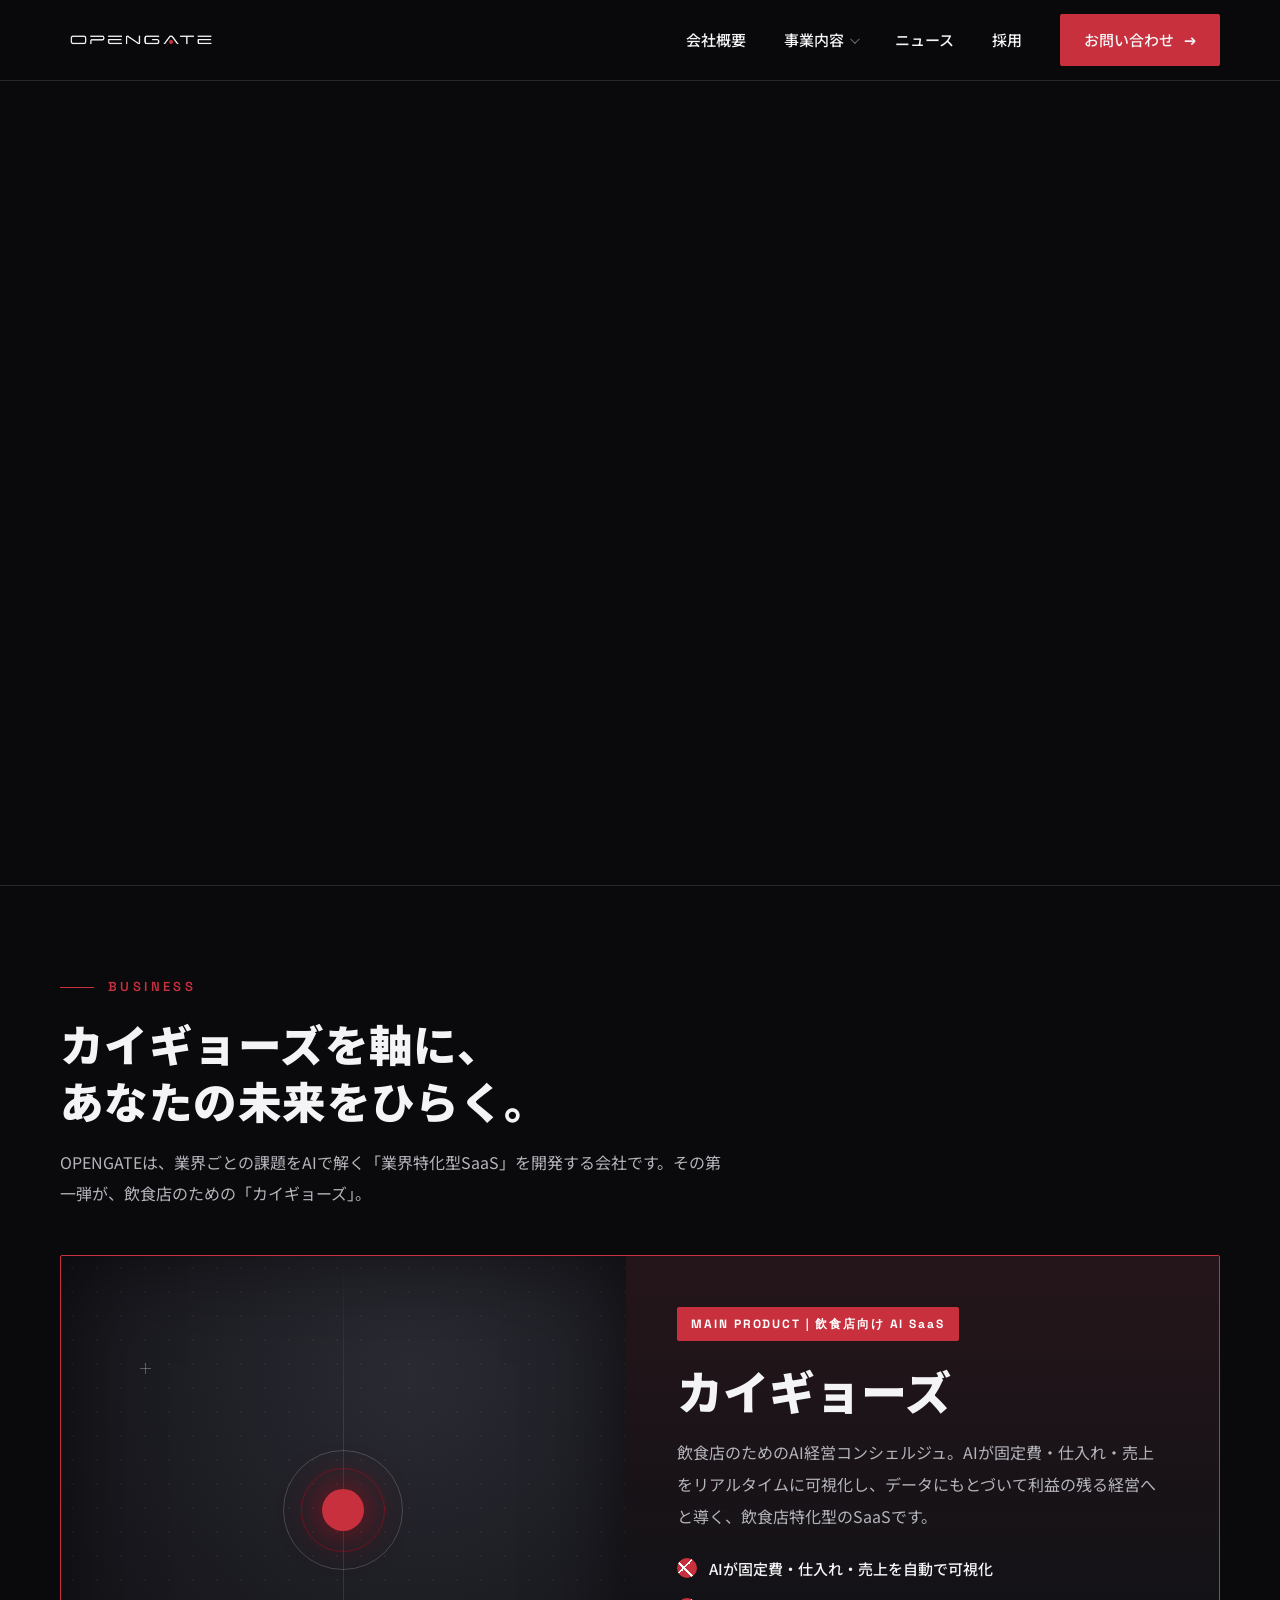
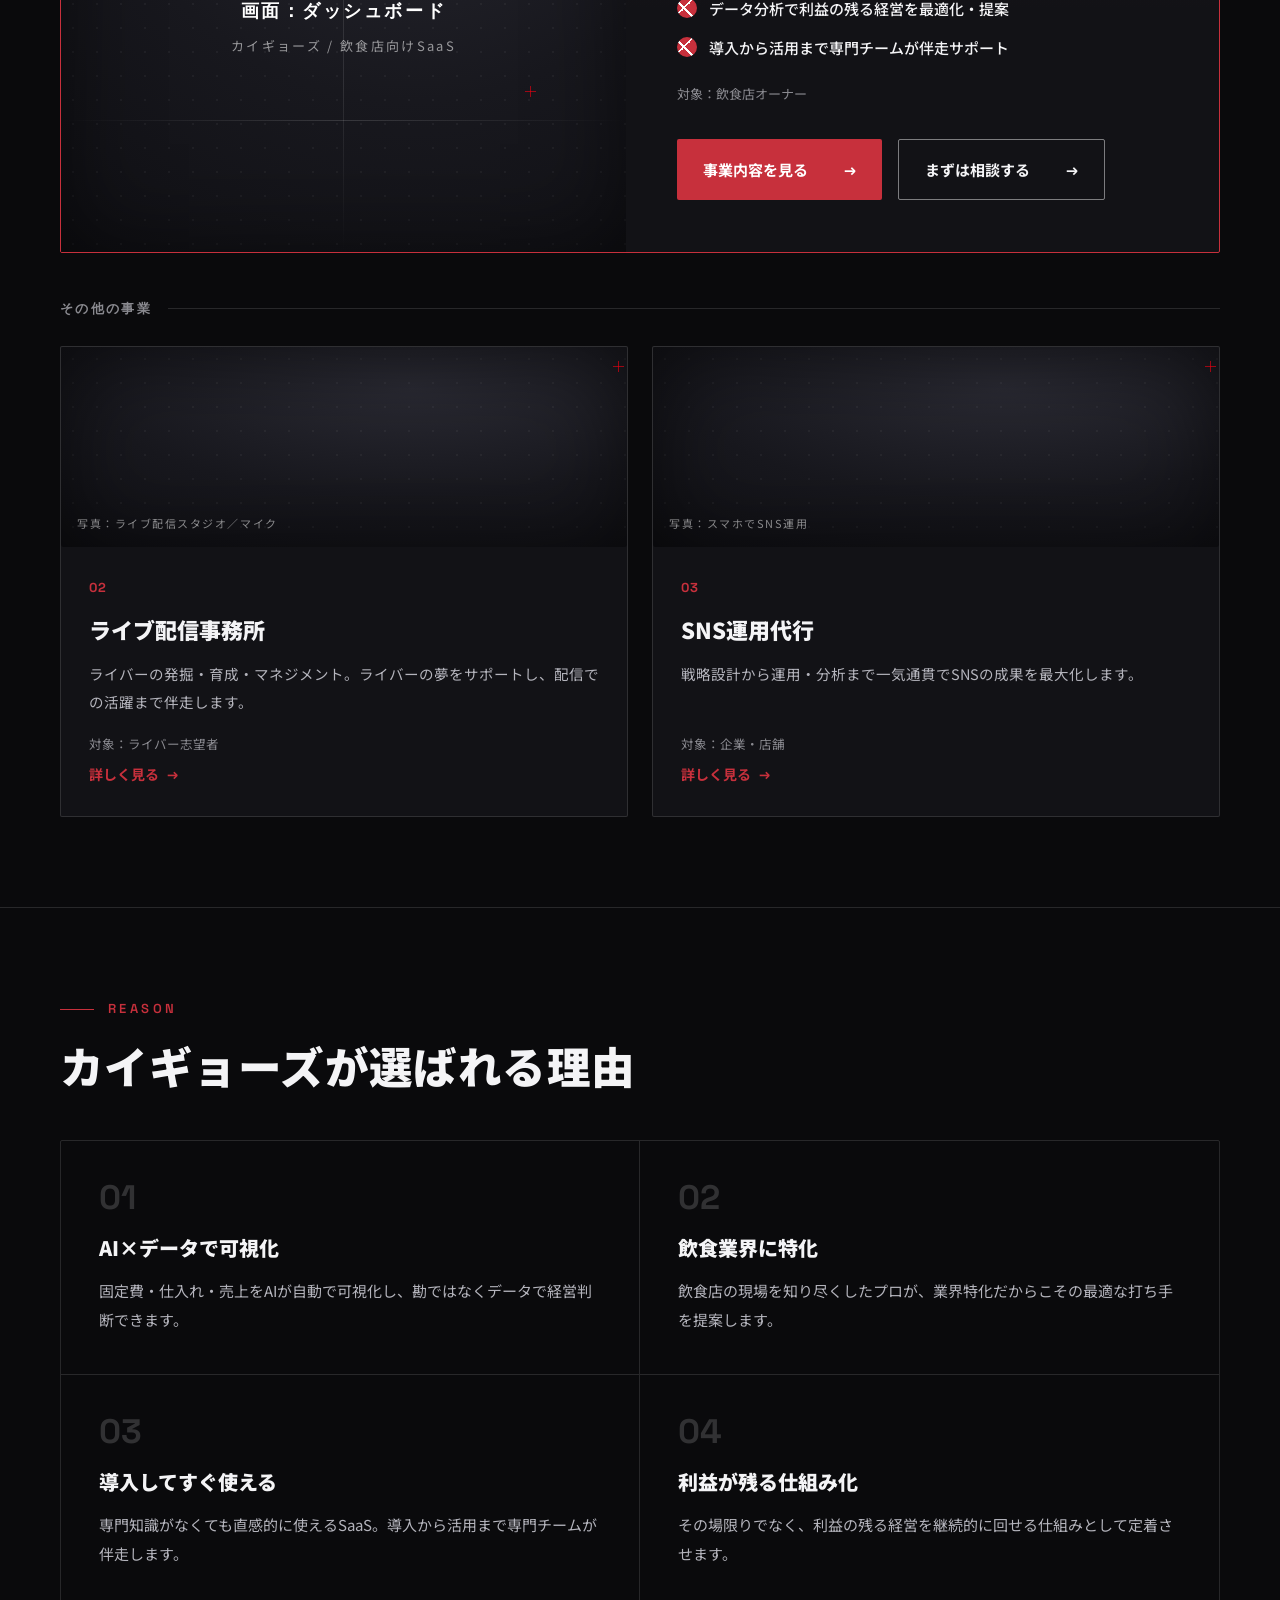
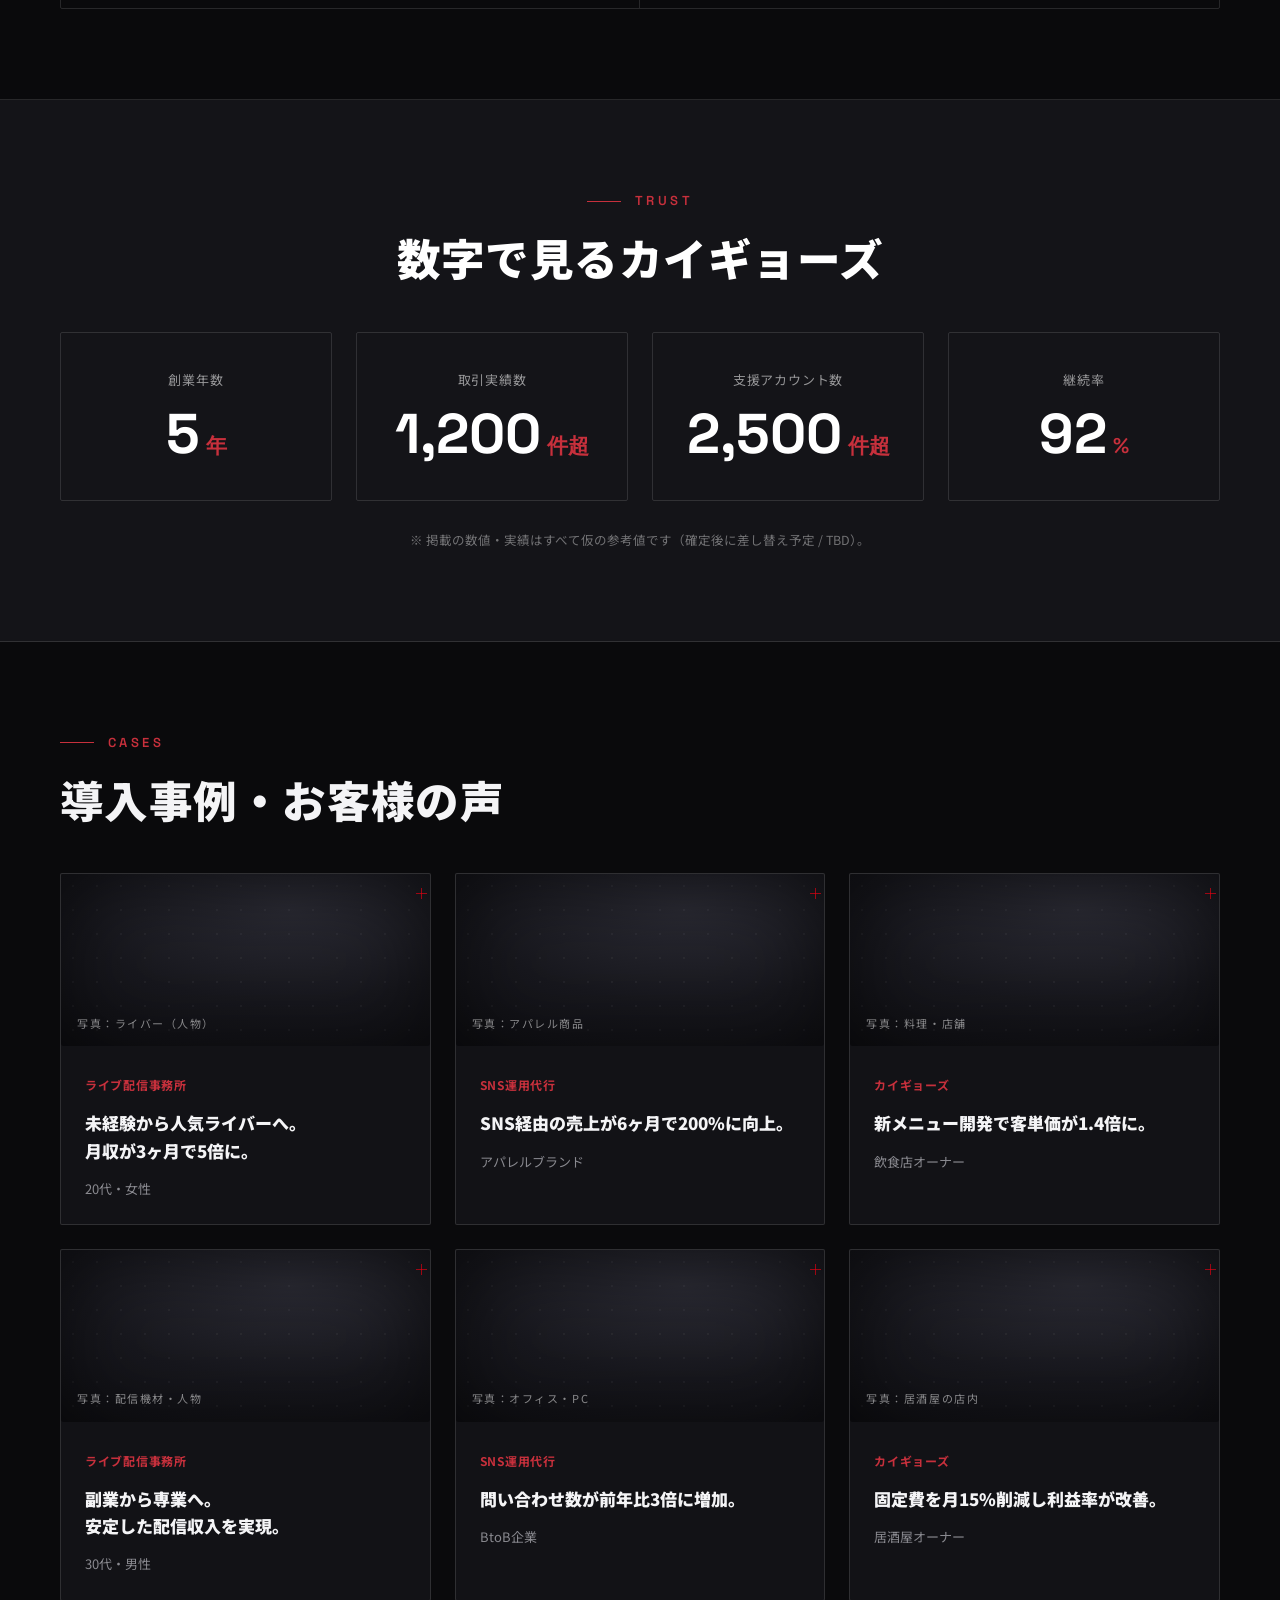
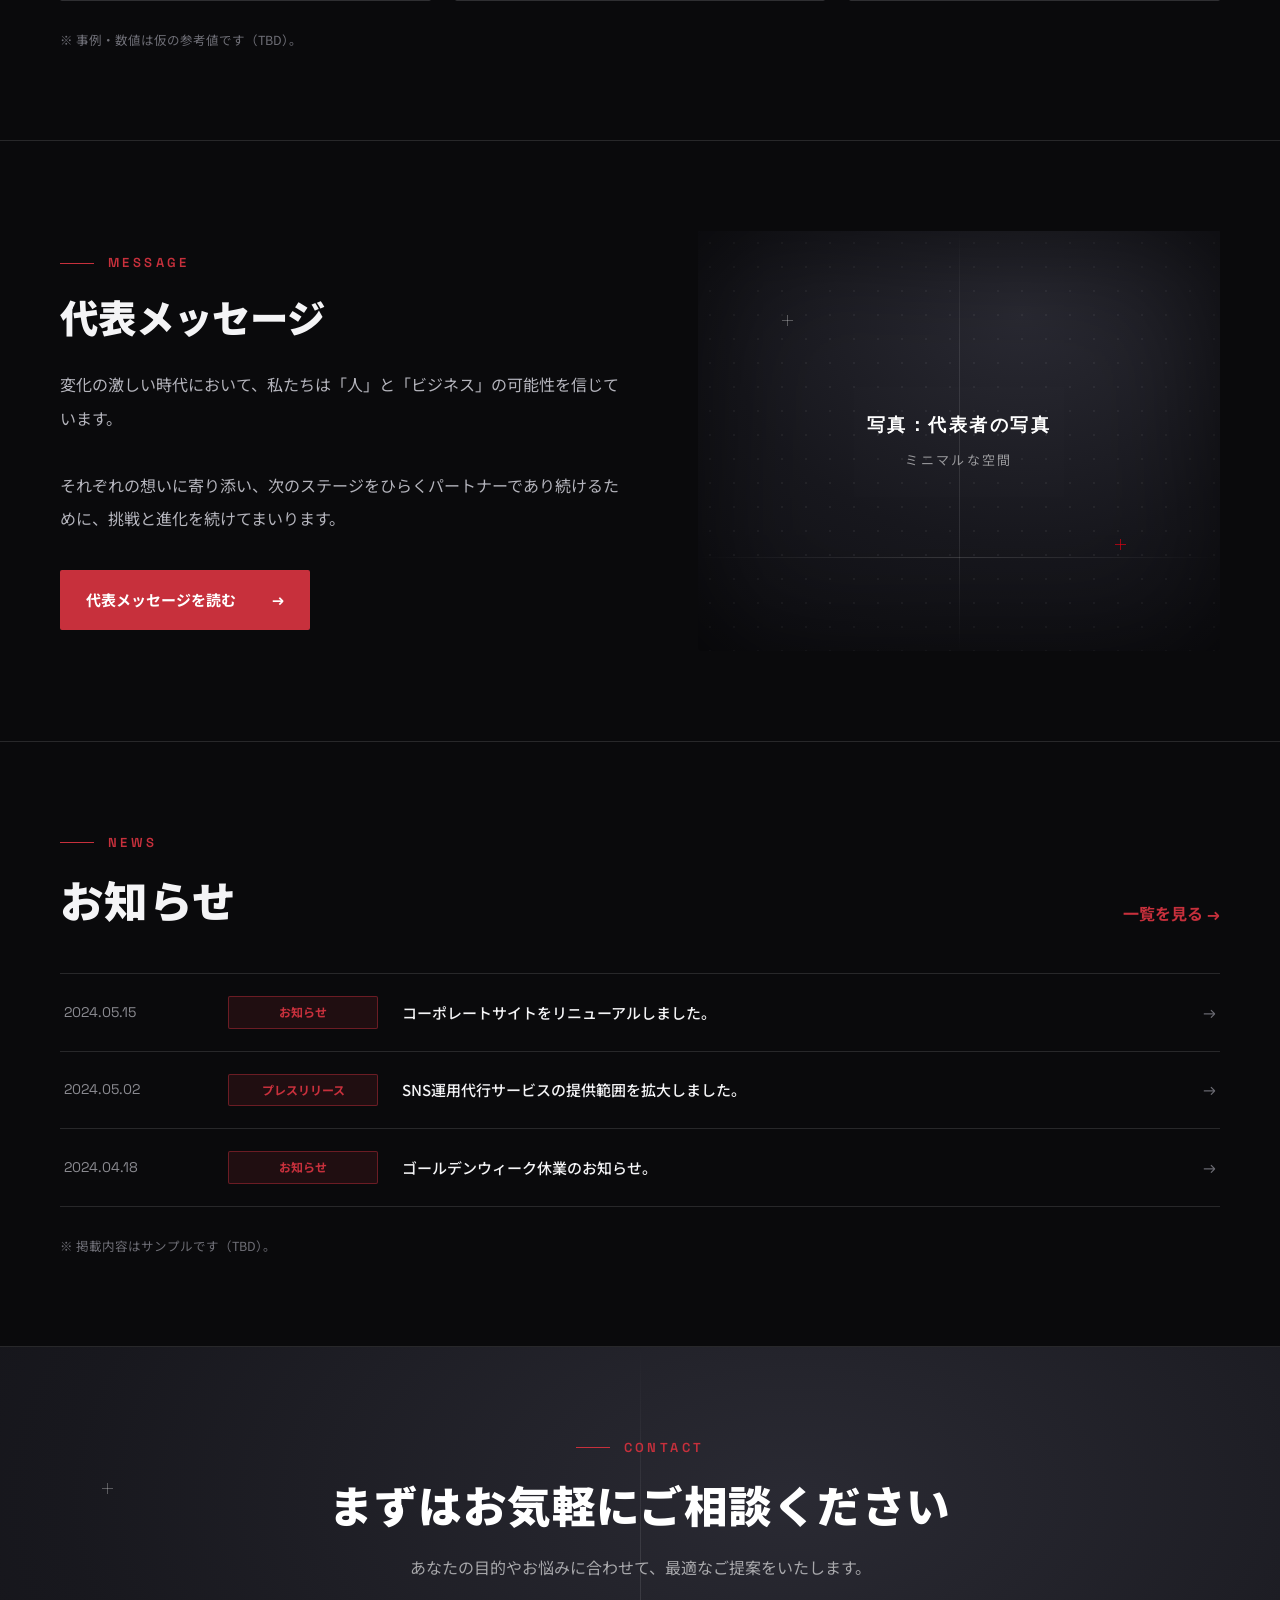
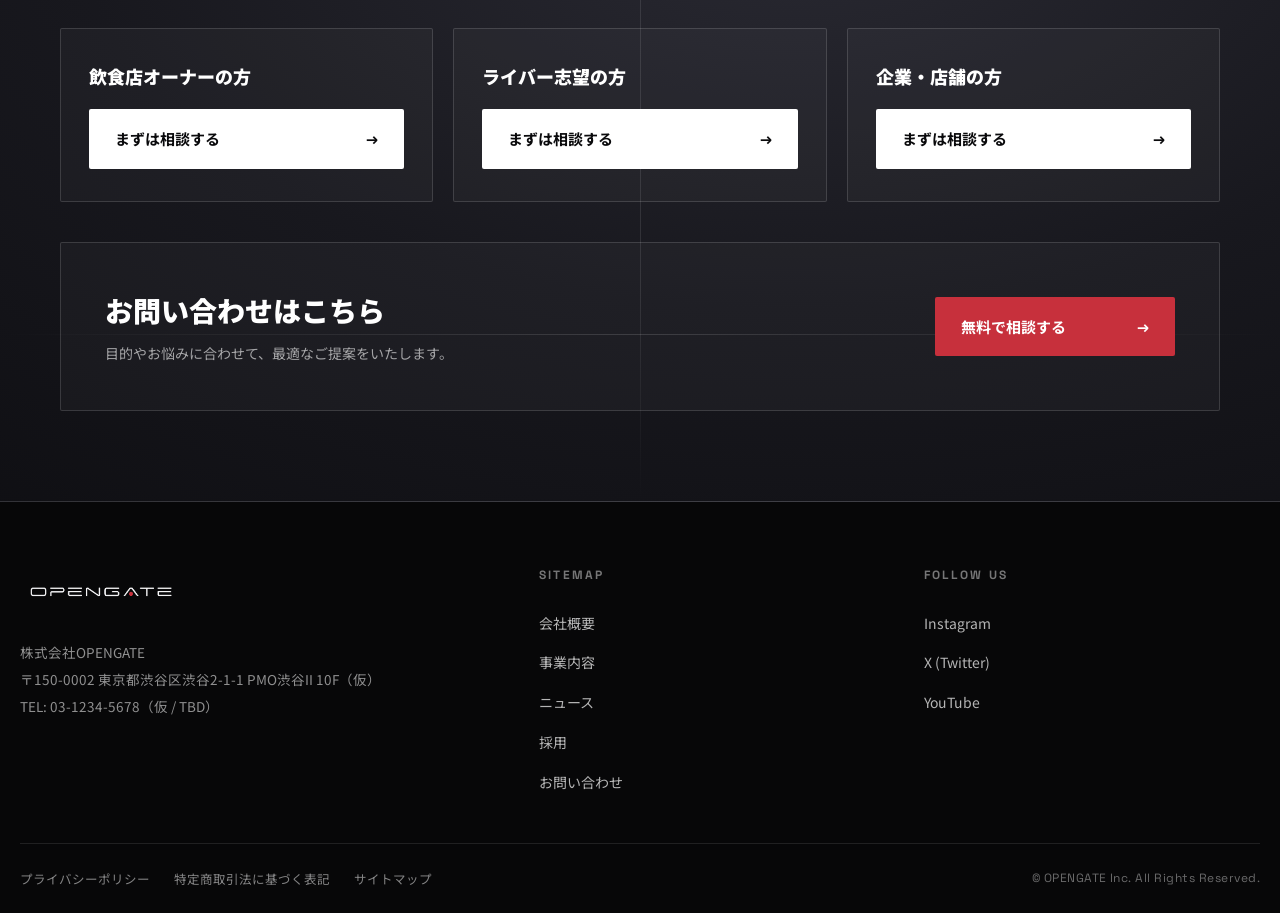
<file: index.html>
<!DOCTYPE html>
<html lang="ja">
<head>
<meta charset="utf-8">
<meta name="viewport" content="width=device-width, initial-scale=1">
<title>カイギョーズ｜飲食店向けAI経営SaaS｜株式会社OPENGATE</title>
<meta name="description" content="カイギョーズは、AIが飲食店の固定費・仕入れ・売上を可視化し、利益の残る経営へと導く飲食店特化型のAI SaaSです。運営は、業界特化型SaaSを開発する株式会社OPENGATE。">
<link rel="preconnect" href="https://fonts.googleapis.com">
<link rel="preconnect" href="https://fonts.gstatic.com" crossorigin>
<link href="https://fonts.googleapis.com/css2?family=Noto+Sans+JP:wght@400;500;700;900&family=Space+Grotesk:wght@500;600;700&display=swap" rel="stylesheet">
<link rel="stylesheet" href="style.css">
</head>
<body>

<!-- ============ HEADER ============ -->
<header>
  <div class="wrap hbar">
    <a href="index.html" class="logo"><img src="OPENGATE-white.png" alt="OPENGATE"></a>
    <nav class="main">
      <a href="about.html">会社概要</a>
      <div class="navdrop">
        <a href="services.html">事業内容 <span class="caret"></span></a>
        <div class="dropmenu">
          <a href="services.html#kaigyoze"><span class="t">カイギョーズ <span class="en" style="color:var(--accent);font-size:10px;letter-spacing:.1em;">MAIN</span></span><span class="d">飲食店のためのAI経営コンシェルジュ（SaaS）</span></a>
          <a href="services.html#live"><span class="t">ライブ配信事務所</span><span class="d">ライバーの発掘・育成・マネジメント</span></a>
          <a href="services.html#sns"><span class="t">SNS運用代行</span><span class="d">企業・店舗のSNSアカウント運用代行</span></a>
        </div>
      </div>
      <a href="news.html">ニュース</a>
      <a href="recruit.html">採用</a>
      <a href="contact.html" class="btn btn-primary" style="padding:13px 24px;gap:10px;min-width:0;">お問い合わせ <span class="en">→</span></a>
    </nav>
    <button class="burger" id="burger" aria-label="メニュー"><span></span><span></span><span></span></button>
  </div>
  <div class="mobile-nav" id="mnav">
    <a href="about.html">会社概要</a>
    <a href="services.html">事業内容</a>
    <a href="news.html">ニュース</a>
    <a href="recruit.html">採用</a>
    <a href="contact.html" class="btn btn-primary">お問い合わせ <span class="en">→</span></a>
  </div>
</header>

<main id="top">

<!-- ============ HERO ============ -->
<section class="hero">
  <canvas id="heroCanvas" class="hero-bg" aria-hidden="true"></canvas>
  <div class="wrap grid">
    <div class="hero-copy">
      <p class="overline plain au" style="margin-bottom:8px;">Kaygyoz ｜ Restaurant AI SaaS</p>
      <h1 class="au d1">すべてを、<br><span style="color:var(--accent)">ひとつに</span><br>束ねる。</h1>
      <p class="lead au d2">OPENGATEのメイン事業「カイギョーズ」。AIが固定費・仕入れ・売上を可視化し、利益の残る経営へと導く、飲食店特化型のAI SaaSです。</p>
      <div class="cta au d3">
        <a href="contact.html" class="btn btn-primary">まずは相談する <span class="en">→</span></a>
        <a href="#business" class="btn btn-ghost">事業を見る <span class="en">→</span></a>
      </div>
      <p class="hero-tag au d3">One Gate, <b>Infinite Harvest</b></p>
    </div>
  </div>
</section>

<!-- ============ BUSINESS ============ -->
<section class="block" id="business">
  <div class="wrap">
    <div class="shead reveal">
      <span class="overline">Business</span>
      <h2>カイギョーズを軸に、<br>あなたの未来をひらく。</h2>
      <p>OPENGATEは、業界ごとの課題をAIで解く「業界特化型SaaS」を開発する会社です。その第一弾が、飲食店のための「カイギョーズ」。</p>
    </div>

    <!-- メイン事業：カイギョーズ -->
    <div class="feature reveal" id="pickup">
      <div class="ph">
        <div class="vline"></div><div class="hline"></div>
        <span class="cross" style="left:14%;top:18%;"></span>
        <span class="cross red" style="right:16%;bottom:26%;"></span>
        <div class="panel-center">
          <div class="gate"><span class="ring"></span><span class="ring r2"></span><span class="core"></span></div>
          <div class="ptitle" style="font-size:18px;letter-spacing:.14em;">画面：ダッシュボード</div>
          <div class="psub">カイギョーズ / 飲食店向けSaaS</div>
        </div>
      </div>
      <div class="fbody">
        <span class="badge">MAIN PRODUCT｜飲食店向け AI SaaS</span>
        <h3>カイギョーズ</h3>
        <p class="desc">飲食店のためのAI経営コンシェルジュ。AIが固定費・仕入れ・売上をリアルタイムに可視化し、データにもとづいて利益の残る経営へと導く、飲食店特化型のSaaSです。</p>
        <ul class="pulist">
          <li>AIが固定費・仕入れ・売上を自動で可視化</li>
          <li>データ分析で利益の残る経営を最適化・提案</li>
          <li>導入から活用まで専門チームが伴走サポート</li>
        </ul>
        <span class="target">対象：飲食店オーナー</span>
        <div class="pucta">
          <a href="services.html#kaigyoze" class="btn btn-primary" style="min-width:200px;">事業内容を見る <span class="en">→</span></a>
          <a href="contact.html" class="btn btn-ghost" style="min-width:172px;">まずは相談する <span class="en">→</span></a>
        </div>
      </div>
    </div>

    <!-- その他の事業 -->
    <p class="subhead reveal">その他の事業</p>
    <div class="biz two">
      <div class="bcard reveal">
        <div class="ph"><span class="crn"><span class="cross red"></span></span><span class="lab">写真：ライブ配信スタジオ／マイク</span></div>
        <div class="body">
          <span class="idx">02</span>
          <h3>ライブ配信事務所</h3>
          <p>ライバーの発掘・育成・マネジメント。ライバーの夢をサポートし、配信での活躍まで伴走します。</p>
          <span class="target">対象：ライバー志望者</span>
          <a href="services.html#live" class="more">詳しく見る <span class="en">→</span></a>
        </div>
      </div>
      <div class="bcard reveal">
        <div class="ph"><span class="crn"><span class="cross red"></span></span><span class="lab">写真：スマホでSNS運用</span></div>
        <div class="body">
          <span class="idx">03</span>
          <h3>SNS運用代行</h3>
          <p>戦略設計から運用・分析まで一気通貫でSNSの成果を最大化します。</p>
          <span class="target">対象：企業・店舗</span>
          <a href="services.html#sns" class="more">詳しく見る <span class="en">→</span></a>
        </div>
      </div>
    </div>
  </div>
</section>

<!-- ============ REASON ============ -->
<section class="block" id="reason">
  <div class="wrap">
    <div class="shead reveal">
      <span class="overline">Reason</span>
      <h2>カイギョーズが選ばれる理由</h2>
    </div>
    <div class="reasons reveal">
      <div class="rcell"><div class="rn">01</div><h3>AI×データで可視化</h3><p>固定費・仕入れ・売上をAIが自動で可視化し、勘ではなくデータで経営判断できます。</p></div>
      <div class="rcell"><div class="rn">02</div><h3>飲食業界に特化</h3><p>飲食店の現場を知り尽くしたプロが、業界特化だからこその最適な打ち手を提案します。</p></div>
      <div class="rcell"><div class="rn">03</div><h3>導入してすぐ使える</h3><p>専門知識がなくても直感的に使えるSaaS。導入から活用まで専門チームが伴走します。</p></div>
      <div class="rcell"><div class="rn">04</div><h3>利益が残る仕組み化</h3><p>その場限りでなく、利益の残る経営を継続的に回せる仕組みとして定着させます。</p></div>
    </div>
  </div>
</section>

<!-- ============ TRUST ============ -->
<section class="block trust">
  <div class="wrap">
    <div class="shead center reveal">
      <span class="overline center">Trust</span>
      <h2>数字で見るカイギョーズ</h2>
    </div>
    <div class="stats">
      <div class="stat reveal"><div class="lab">創業年数</div><div class="val">5<span class="u">年</span></div></div>
      <div class="stat reveal"><div class="lab">取引実績数</div><div class="val">1,200<span class="u">件超</span></div></div>
      <div class="stat reveal"><div class="lab">支援アカウント数</div><div class="val">2,500<span class="u">件超</span></div></div>
      <div class="stat reveal"><div class="lab">継続率</div><div class="val">92<span class="u">%</span></div></div>
    </div>
    <p class="note center" style="text-align:center;">※ 掲載の数値・実績はすべて仮の参考値です（確定後に差し替え予定 / TBD）。</p>
  </div>
</section>

<!-- ============ CASES ============ -->
<section class="block" id="cases">
  <div class="wrap">
    <div class="shead reveal">
      <span class="overline">Cases</span>
      <h2>導入事例・お客様の声</h2>
    </div>
    <div class="cases">
      <div class="ccard reveal">
        <div class="ph"><span class="crn"><span class="cross red"></span></span><span class="lab">写真：ライバー（人物）</span></div>
        <div class="body"><span class="cat">ライブ配信事務所</span><h3>未経験から人気ライバーへ。月収が3ヶ月で5倍に。</h3><div class="who">20代・女性</div></div>
      </div>
      <div class="ccard reveal">
        <div class="ph"><span class="crn"><span class="cross red"></span></span><span class="lab">写真：アパレル商品</span></div>
        <div class="body"><span class="cat">SNS運用代行</span><h3>SNS経由の売上が6ヶ月で200%に向上。</h3><div class="who">アパレルブランド</div></div>
      </div>
      <div class="ccard reveal">
        <div class="ph"><span class="crn"><span class="cross red"></span></span><span class="lab">写真：料理・店舗</span></div>
        <div class="body"><span class="cat">カイギョーズ</span><h3>新メニュー開発で客単価が1.4倍に。</h3><div class="who">飲食店オーナー</div></div>
      </div>
      <div class="ccard reveal">
        <div class="ph"><span class="crn"><span class="cross red"></span></span><span class="lab">写真：配信機材・人物</span></div>
        <div class="body"><span class="cat">ライブ配信事務所</span><h3>副業から専業へ。安定した配信収入を実現。</h3><div class="who">30代・男性</div></div>
      </div>
      <div class="ccard reveal">
        <div class="ph"><span class="crn"><span class="cross red"></span></span><span class="lab">写真：オフィス・PC</span></div>
        <div class="body"><span class="cat">SNS運用代行</span><h3>問い合わせ数が前年比3倍に増加。</h3><div class="who">BtoB企業</div></div>
      </div>
      <div class="ccard reveal">
        <div class="ph"><span class="crn"><span class="cross red"></span></span><span class="lab">写真：居酒屋の店内</span></div>
        <div class="body"><span class="cat">カイギョーズ</span><h3>固定費を月15%削減し利益率が改善。</h3><div class="who">居酒屋オーナー</div></div>
      </div>
    </div>
    <p class="note">※ 事例・数値は仮の参考値です（TBD）。</p>
  </div>
</section>

<!-- ============ MESSAGE ============ -->
<section class="block" id="message">
  <div class="wrap msg">
    <div class="reveal">
      <span class="overline">Message</span>
      <h2>代表メッセージ</h2>
      <p>変化の激しい時代において、私たちは「人」と「ビジネス」の可能性を信じています。<br><br>それぞれの想いに寄り添い、次のステージをひらくパートナーであり続けるために、挑戦と進化を続けてまいります。</p>
      <div class="pucta" style="margin-top:34px;">
        <a href="about.html#message" class="btn btn-primary" style="min-width:220px;">代表メッセージを読む <span class="en">→</span></a>
      </div>
    </div>
    <div class="panel reveal">
      <div class="vline"></div><div class="hline"></div>
      <span class="cross" style="left:16%;top:20%;"></span>
      <span class="cross red" style="right:18%;bottom:24%;"></span>
      <div class="panel-center">
        <div class="ptitle" style="font-size:18px;letter-spacing:.14em;">写真：代表者の写真</div>
        <div class="psub">ミニマルな空間</div>
      </div>
    </div>
  </div>
</section>

<!-- ============ NEWS ============ -->
<section class="block" id="news">
  <div class="wrap">
    <div class="shead reveal" style="flex-direction:row;justify-content:space-between;align-items:flex-end;flex-wrap:wrap;gap:20px;">
      <div style="display:flex;flex-direction:column;gap:18px;">
        <span class="overline">News</span>
        <h2>お知らせ</h2>
      </div>
      <a href="news.html" class="more" style="color:var(--accent);font-weight:700;text-decoration:none;">一覧を見る <span class="en">→</span></a>
    </div>
    <div class="newslist reveal">
      <a class="nrow" href="news.html"><time>2024.05.15</time><span class="ncat">お知らせ</span><span class="ntxt">コーポレートサイトをリニューアルしました。</span><span class="narr en">→</span></a>
      <a class="nrow" href="news.html"><time>2024.05.02</time><span class="ncat">プレスリリース</span><span class="ntxt">SNS運用代行サービスの提供範囲を拡大しました。</span><span class="narr en">→</span></a>
      <a class="nrow" href="news.html"><time>2024.04.18</time><span class="ncat">お知らせ</span><span class="ntxt">ゴールデンウィーク休業のお知らせ。</span><span class="narr en">→</span></a>
    </div>
    <p class="note">※ 掲載内容はサンプルです（TBD）。</p>
  </div>
</section>

<!-- ============ CONTACT ============ -->
<section class="block contact" id="contact">
  <div class="panel-deco"><div class="vline"></div><div class="hline"></div>
    <span class="cross" style="left:8%;top:18%;"></span><span class="cross red" style="right:10%;bottom:24%;"></span>
  </div>
  <div class="wrap" style="position:relative;z-index:1;">
    <div class="shead center reveal">
      <span class="overline center">Contact</span>
      <h2>まずはお気軽にご相談ください</h2>
      <p>あなたの目的やお悩みに合わせて、最適なご提案をいたします。</p>
    </div>
    <div class="ccards reveal">
      <div class="cccard"><h3>飲食店オーナーの方</h3><a href="contact.html?type=kaigyoze" class="btn btn-light">まずは相談する <span class="en">→</span></a></div>
      <div class="cccard"><h3>ライバー志望の方</h3><a href="contact.html?type=live" class="btn btn-light">まずは相談する <span class="en">→</span></a></div>
      <div class="cccard"><h3>企業・店舗の方</h3><a href="contact.html?type=sns" class="btn btn-light">まずは相談する <span class="en">→</span></a></div>
    </div>
    <div class="big reveal">
      <div><h3>お問い合わせはこちら</h3><p>目的やお悩みに合わせて、最適なご提案をいたします。</p></div>
      <a href="contact.html" class="btn btn-primary" style="min-width:240px;">無料で相談する <span class="en">→</span></a>
    </div>
  </div>
</section>

</main>

<!-- ============ FOOTER ============ -->
<footer>
  <div class="wrap fgrid">
    <div>
      <a href="index.html" class="logo"><img src="OPENGATE-white.png" alt="OPENGATE"></a>
      <p class="addr">株式会社OPENGATE<br>〒150-0002 東京都渋谷区渋谷2-1-1 PMO渋谷II 10F（仮）<br>TEL: 03-1234-5678（仮 / TBD）</p>
    </div>
    <div class="fcol">
      <h4>Sitemap</h4>
      <a href="about.html">会社概要</a>
      <a href="services.html">事業内容</a>
      <a href="news.html">ニュース</a>
      <a href="recruit.html">採用</a>
      <a href="contact.html">お問い合わせ</a>
    </div>
    <div class="fcol">
      <h4>Follow Us</h4>
      <a href="#">Instagram</a>
      <a href="#">X (Twitter)</a>
      <a href="#">YouTube</a>
    </div>
  </div>
  <div class="wrap fbottom">
    <div class="links">
      <a href="#">プライバシーポリシー</a>
      <a href="#">特定商取引法に基づく表記</a>
      <a href="#">サイトマップ</a>
    </div>
    <span class="cp">© OPENGATE Inc. All Rights Reserved.</span>
  </div>
</footer>

<script src="main.js"></script>
</body>
</html>
</file>
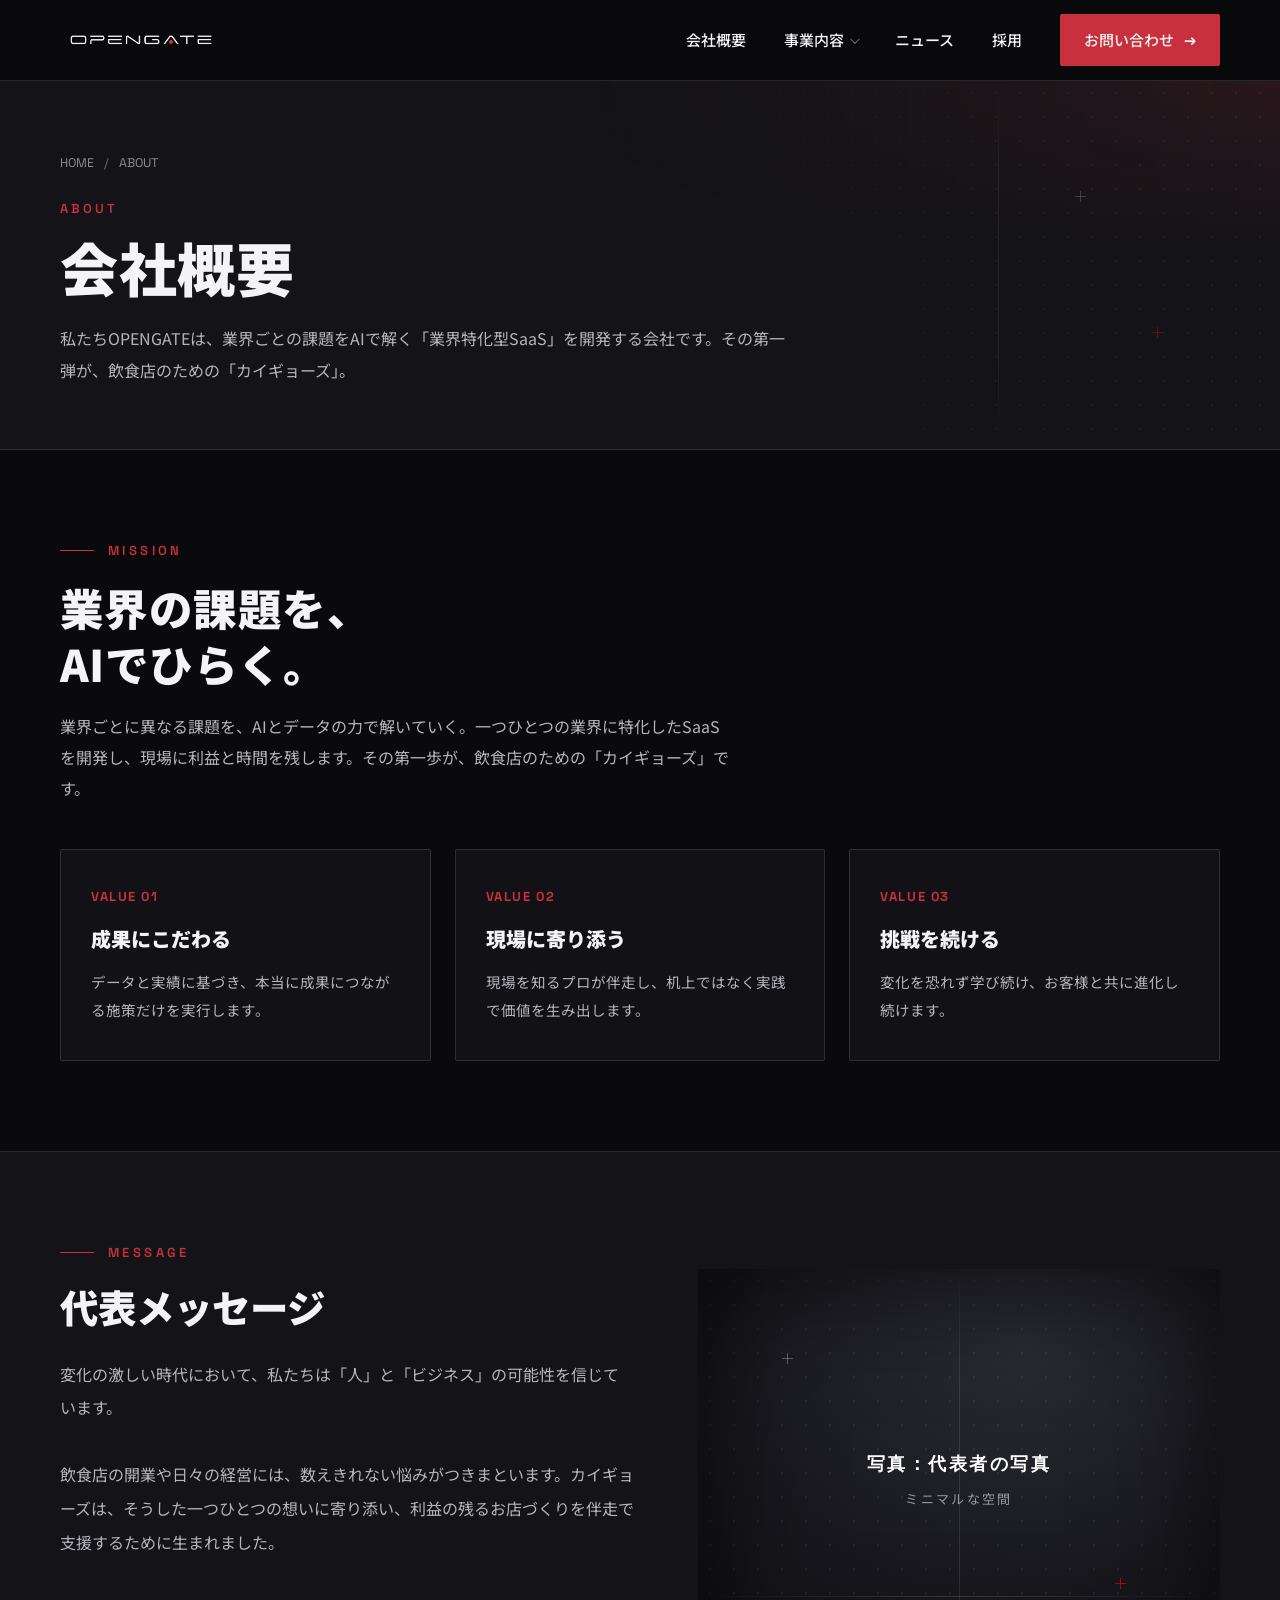
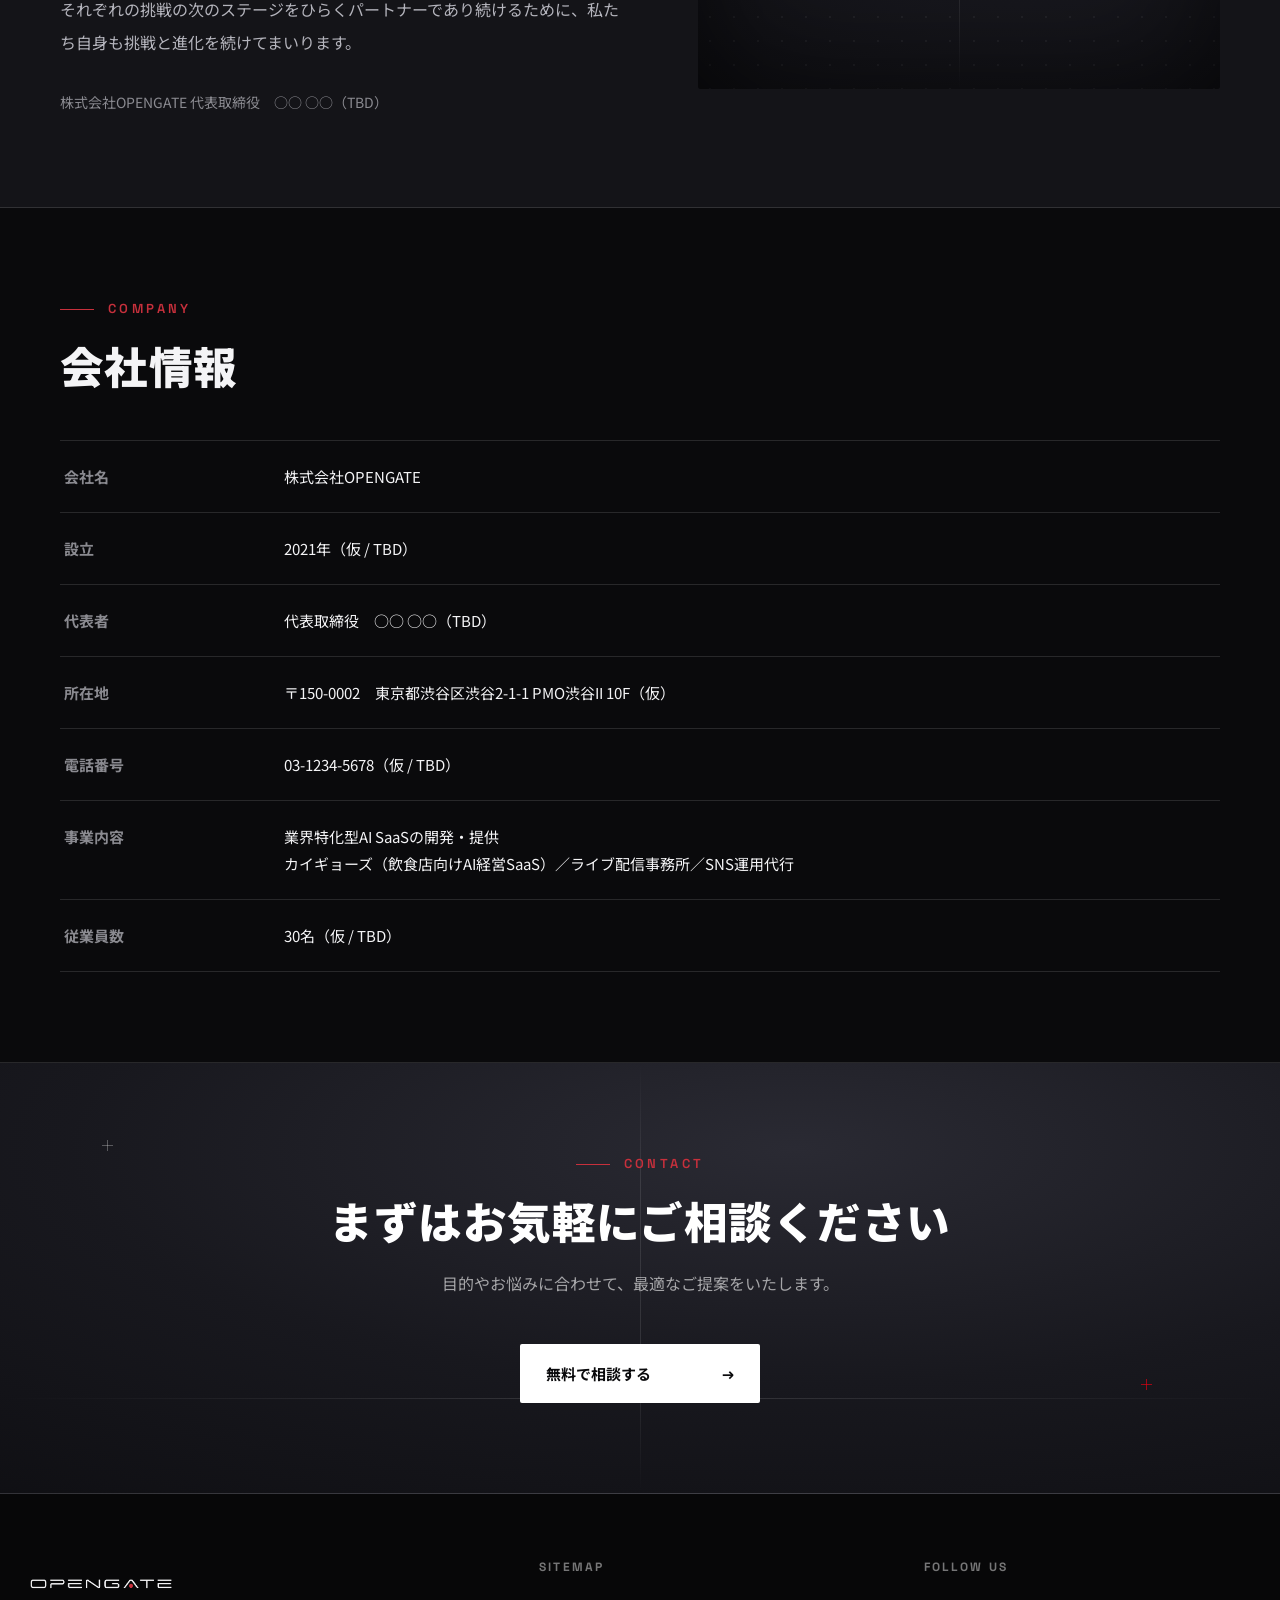
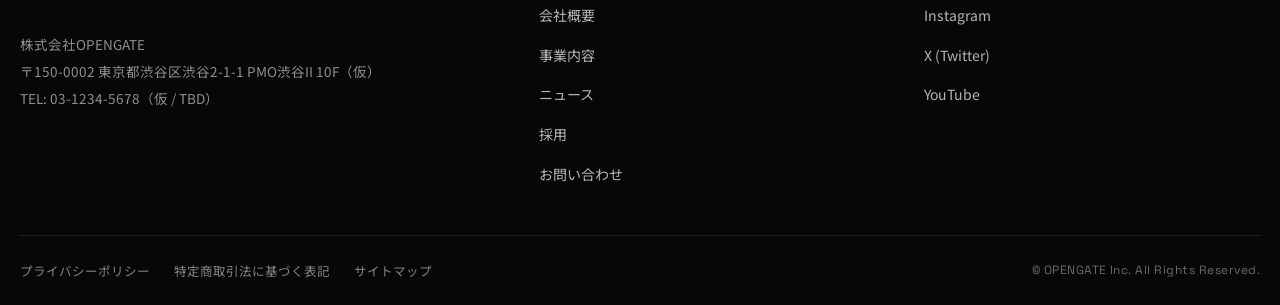
<file: about.html>
<!DOCTYPE html>
<html lang="ja">
<head>
<meta charset="utf-8">
<meta name="viewport" content="width=device-width, initial-scale=1">
<title>会社概要｜株式会社OPENGATE</title>
<meta name="description" content="株式会社OPENGATEの会社概要・ミッション・代表メッセージ。業界特化型AI SaaSを開発し、第一弾「カイギョーズ」で飲食店の課題をAIでひらきます。">
<link rel="preconnect" href="https://fonts.googleapis.com">
<link rel="preconnect" href="https://fonts.gstatic.com" crossorigin>
<link href="https://fonts.googleapis.com/css2?family=Noto+Sans+JP:wght@400;500;700;900&family=Space+Grotesk:wght@500;600;700&display=swap" rel="stylesheet">
<link rel="stylesheet" href="style.css">
</head>
<body>

<header>
  <div class="wrap hbar">
    <a href="index.html" class="logo"><img src="OPENGATE-white.png" alt="OPENGATE"></a>
    <nav class="main">
      <a href="about.html">会社概要</a>
      <div class="navdrop">
        <a href="services.html">事業内容 <span class="caret"></span></a>
        <div class="dropmenu">
          <a href="services.html#kaigyoze"><span class="t">カイギョーズ <span class="en" style="color:var(--accent);font-size:10px;letter-spacing:.1em;">MAIN</span></span><span class="d">飲食店のためのAI経営コンシェルジュ（SaaS）</span></a>
          <a href="services.html#live"><span class="t">ライブ配信事務所</span><span class="d">ライバーの発掘・育成・マネジメント</span></a>
          <a href="services.html#sns"><span class="t">SNS運用代行</span><span class="d">企業・店舗のSNSアカウント運用代行</span></a>
        </div>
      </div>
      <a href="news.html">ニュース</a>
      <a href="recruit.html">採用</a>
      <a href="contact.html" class="btn btn-primary" style="padding:13px 24px;gap:10px;min-width:0;">お問い合わせ <span class="en">→</span></a>
    </nav>
    <button class="burger" id="burger" aria-label="メニュー"><span></span><span></span><span></span></button>
  </div>
  <div class="mobile-nav" id="mnav">
    <a href="about.html">会社概要</a>
    <a href="services.html">事業内容</a>
    <a href="news.html">ニュース</a>
    <a href="recruit.html">採用</a>
    <a href="contact.html" class="btn btn-primary">お問い合わせ <span class="en">→</span></a>
  </div>
</header>

<section class="phero">
  <div class="deco panel-deco"><div class="vline" style="left:78%;"></div>
    <span class="cross" style="left:84%;top:30%;"></span><span class="cross red" style="left:90%;bottom:30%;"></span>
  </div>
  <div class="wrap inner">
    <div class="breadcrumb"><a href="index.html">HOME</a><span class="sep">/</span><span>ABOUT</span></div>
    <span class="en-sub">About</span>
    <h1>会社概要</h1>
    <p class="lead">私たちOPENGATEは、業界ごとの課題をAIで解く「業界特化型SaaS」を開発する会社です。その第一弾が、飲食店のための「カイギョーズ」。</p>
  </div>
</section>

<!-- ミッション -->
<section class="block">
  <div class="wrap">
    <div class="shead reveal">
      <span class="overline">Mission</span>
      <h2>業界の課題を、<br>AIでひらく。</h2>
      <p>業界ごとに異なる課題を、AIとデータの力で解いていく。一つひとつの業界に特化したSaaSを開発し、現場に利益と時間を残します。その第一歩が、飲食店のための「カイギョーズ」です。</p>
    </div>
    <div class="vgrid">
      <div class="vcard reveal"><div class="vn">VALUE 01</div><h3>成果にこだわる</h3><p>データと実績に基づき、本当に成果につながる施策だけを実行します。</p></div>
      <div class="vcard reveal"><div class="vn">VALUE 02</div><h3>現場に寄り添う</h3><p>現場を知るプロが伴走し、机上ではなく実践で価値を生み出します。</p></div>
      <div class="vcard reveal"><div class="vn">VALUE 03</div><h3>挑戦を続ける</h3><p>変化を恐れず学び続け、お客様と共に進化し続けます。</p></div>
    </div>
  </div>
</section>

<!-- 代表メッセージ -->
<section class="block" id="message" style="background:var(--soft);">
  <div class="wrap msg">
    <div class="reveal">
      <span class="overline">Message</span>
      <h2>代表メッセージ</h2>
      <p>変化の激しい時代において、私たちは「人」と「ビジネス」の可能性を信じています。<br><br>飲食店の開業や日々の経営には、数えきれない悩みがつきまといます。カイギョーズは、そうした一つひとつの想いに寄り添い、利益の残るお店づくりを伴走で支援するために生まれました。<br><br>それぞれの挑戦の次のステージをひらくパートナーであり続けるために、私たち自身も挑戦と進化を続けてまいります。</p>
      <p style="margin-top:28px;color:var(--muted2);font-size:14px;">株式会社OPENGATE 代表取締役　○○ ○○（TBD）</p>
    </div>
    <div class="panel reveal">
      <div class="vline"></div><div class="hline"></div>
      <span class="cross" style="left:16%;top:20%;"></span>
      <span class="cross red" style="right:18%;bottom:24%;"></span>
      <div class="panel-center">
        <div class="ptitle" style="font-size:18px;letter-spacing:.14em;">写真：代表者の写真</div>
        <div class="psub">ミニマルな空間</div>
      </div>
    </div>
  </div>
</section>

<!-- 会社概要テーブル -->
<section class="block">
  <div class="wrap">
    <div class="shead reveal">
      <span class="overline">Company</span>
      <h2>会社情報</h2>
    </div>
    <table class="proftable reveal">
      <tr><th>会社名</th><td>株式会社OPENGATE</td></tr>
      <tr><th>設立</th><td>2021年（仮 / TBD）</td></tr>
      <tr><th>代表者</th><td>代表取締役　○○ ○○（TBD）</td></tr>
      <tr><th>所在地</th><td>〒150-0002　東京都渋谷区渋谷2-1-1 PMO渋谷II 10F（仮）</td></tr>
      <tr><th>電話番号</th><td>03-1234-5678（仮 / TBD）</td></tr>
      <tr><th>事業内容</th><td>業界特化型AI SaaSの開発・提供<br>カイギョーズ（飲食店向けAI経営SaaS）／ライブ配信事務所／SNS運用代行</td></tr>
      <tr><th>従業員数</th><td>30名（仮 / TBD）</td></tr>
    </table>
  </div>
</section>

<!-- CTA -->
<section class="block contact">
  <div class="panel-deco"><div class="vline"></div><div class="hline"></div>
    <span class="cross" style="left:8%;top:18%;"></span><span class="cross red" style="right:10%;bottom:24%;"></span>
  </div>
  <div class="wrap" style="position:relative;z-index:1;">
    <div class="shead center reveal">
      <span class="overline center">Contact</span>
      <h2>まずはお気軽にご相談ください</h2>
      <p>目的やお悩みに合わせて、最適なご提案をいたします。</p>
    </div>
    <div style="display:flex;justify-content:center;">
      <a href="contact.html" class="btn btn-light" style="min-width:240px;">無料で相談する <span class="en">→</span></a>
    </div>
  </div>
</section>

<footer>
  <div class="wrap fgrid">
    <div>
      <a href="index.html" class="logo"><img src="OPENGATE-white.png" alt="OPENGATE"></a>
      <p class="addr">株式会社OPENGATE<br>〒150-0002 東京都渋谷区渋谷2-1-1 PMO渋谷II 10F（仮）<br>TEL: 03-1234-5678（仮 / TBD）</p>
    </div>
    <div class="fcol">
      <h4>Sitemap</h4>
      <a href="about.html">会社概要</a>
      <a href="services.html">事業内容</a>
      <a href="news.html">ニュース</a>
      <a href="recruit.html">採用</a>
      <a href="contact.html">お問い合わせ</a>
    </div>
    <div class="fcol">
      <h4>Follow Us</h4>
      <a href="#">Instagram</a>
      <a href="#">X (Twitter)</a>
      <a href="#">YouTube</a>
    </div>
  </div>
  <div class="wrap fbottom">
    <div class="links">
      <a href="privacy.html">プライバシーポリシー</a>
      <a href="#">特定商取引法に基づく表記</a>
      <a href="#">サイトマップ</a>
    </div>
    <span class="cp">© OPENGATE Inc. All Rights Reserved.</span>
  </div>
</footer>

<script src="main.js"></script>
</body>
</html>
</file>
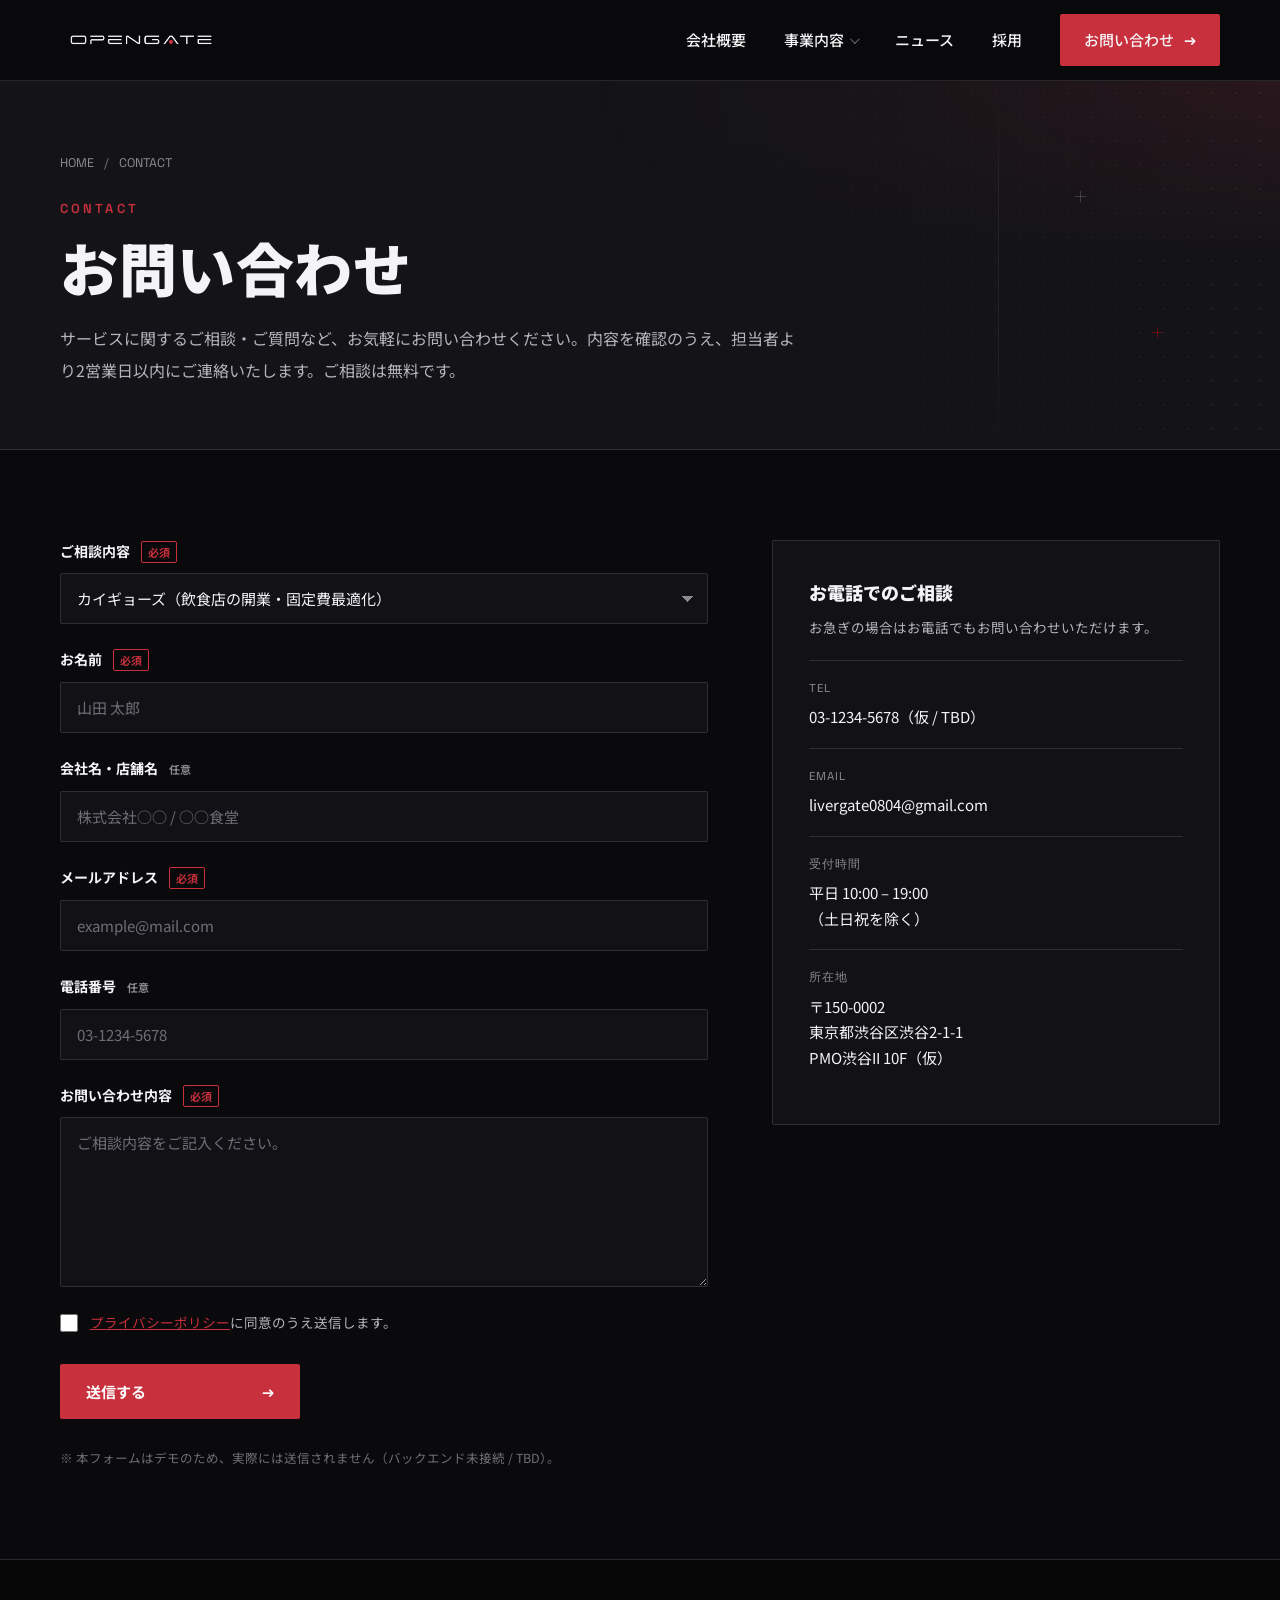
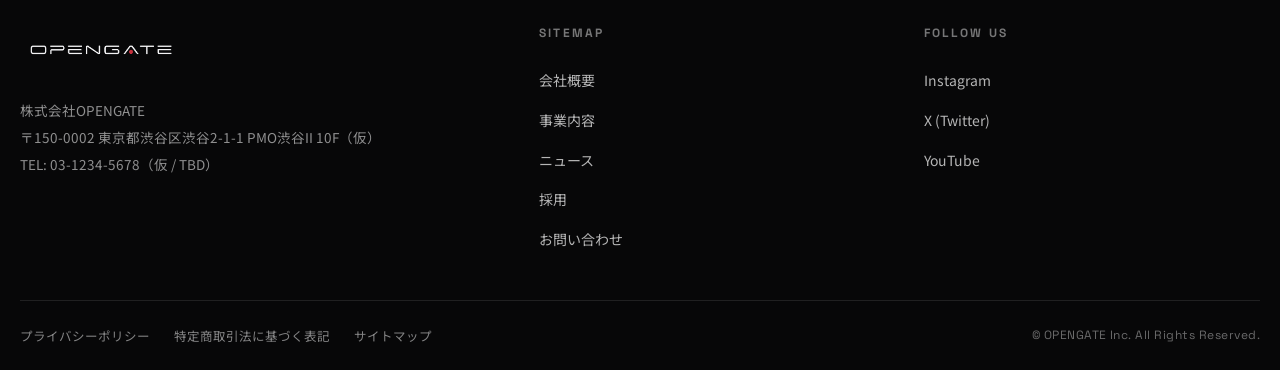
<file: contact.html>
<!DOCTYPE html>
<html lang="ja">
<head>
<meta charset="utf-8">
<meta name="viewport" content="width=device-width, initial-scale=1">
<title>お問い合わせ｜株式会社OPENGATE</title>
<meta name="description" content="株式会社OPENGATEへのお問い合わせ・ご相談はこちら。カイギョーズ（飲食店の開業・固定費最適化）をはじめ、各事業について無料でご相談いただけます。">
<link rel="preconnect" href="https://fonts.googleapis.com">
<link rel="preconnect" href="https://fonts.gstatic.com" crossorigin>
<link href="https://fonts.googleapis.com/css2?family=Noto+Sans+JP:wght@400;500;700;900&family=Space+Grotesk:wght@500;600;700&display=swap" rel="stylesheet">
<link rel="stylesheet" href="style.css">
</head>
<body>

<!-- ============ HEADER ============ -->
<header>
  <div class="wrap hbar">
    <a href="index.html" class="logo"><img src="OPENGATE-white.png" alt="OPENGATE"></a>
    <nav class="main">
      <a href="about.html">会社概要</a>
      <div class="navdrop">
        <a href="services.html">事業内容 <span class="caret"></span></a>
        <div class="dropmenu">
          <a href="services.html#kaigyoze"><span class="t">カイギョーズ <span class="en" style="color:var(--accent);font-size:10px;letter-spacing:.1em;">MAIN</span></span><span class="d">飲食店のためのAI経営コンシェルジュ（SaaS）</span></a>
          <a href="services.html#live"><span class="t">ライブ配信事務所</span><span class="d">ライバーの発掘・育成・マネジメント</span></a>
          <a href="services.html#sns"><span class="t">SNS運用代行</span><span class="d">企業・店舗のSNSアカウント運用代行</span></a>
        </div>
      </div>
      <a href="news.html">ニュース</a>
      <a href="recruit.html">採用</a>
      <a href="contact.html" class="btn btn-primary" style="padding:13px 24px;gap:10px;min-width:0;">お問い合わせ <span class="en">→</span></a>
    </nav>
    <button class="burger" id="burger" aria-label="メニュー"><span></span><span></span><span></span></button>
  </div>
  <div class="mobile-nav" id="mnav">
    <a href="about.html">会社概要</a>
    <a href="services.html">事業内容</a>
    <a href="news.html">ニュース</a>
    <a href="recruit.html">採用</a>
    <a href="contact.html" class="btn btn-primary">お問い合わせ <span class="en">→</span></a>
  </div>
</header>

<!-- ============ PAGE HERO ============ -->
<section class="phero">
  <div class="deco panel-deco"><div class="vline" style="left:78%;"></div>
    <span class="cross" style="left:84%;top:30%;"></span><span class="cross red" style="left:90%;bottom:30%;"></span>
  </div>
  <div class="wrap inner">
    <div class="breadcrumb"><a href="index.html">HOME</a><span class="sep">/</span><span>CONTACT</span></div>
    <span class="en-sub">Contact</span>
    <h1>お問い合わせ</h1>
    <p class="lead">サービスに関するご相談・ご質問など、お気軽にお問い合わせください。内容を確認のうえ、担当者より2営業日以内にご連絡いたします。ご相談は無料です。</p>
  </div>
</section>

<!-- ============ FORM ============ -->
<section class="block">
  <div class="wrap formwrap">
    <!-- form -->
    <div>
      <form class="form" id="contactForm" novalidate>
        <div class="field">
          <label for="f-type">ご相談内容 <span class="req">必須</span></label>
          <select id="f-type" name="type" required>
            <option value="kaigyoze">カイギョーズ（飲食店の開業・固定費最適化）</option>
            <option value="live">ライブ配信事務所について</option>
            <option value="sns">SNS運用代行について</option>
            <option value="recruit">採用について</option>
            <option value="other">その他</option>
          </select>
        </div>
        <div class="field">
          <label for="f-name">お名前 <span class="req">必須</span></label>
          <input id="f-name" name="name" type="text" placeholder="山田 太郎" required>
        </div>
        <div class="field">
          <label for="f-company">会社名・店舗名 <span class="opt">任意</span></label>
          <input id="f-company" name="company" type="text" placeholder="株式会社○○ / ○○食堂">
        </div>
        <div class="field">
          <label for="f-email">メールアドレス <span class="req">必須</span></label>
          <input id="f-email" name="email" type="email" placeholder="example@mail.com" required>
        </div>
        <div class="field">
          <label for="f-tel">電話番号 <span class="opt">任意</span></label>
          <input id="f-tel" name="tel" type="tel" placeholder="03-1234-5678">
        </div>
        <div class="field">
          <label for="f-msg">お問い合わせ内容 <span class="req">必須</span></label>
          <textarea id="f-msg" name="message" placeholder="ご相談内容をご記入ください。" required></textarea>
        </div>
        <div class="field check">
          <input id="f-agree" name="agree" type="checkbox" required>
          <label for="f-agree"><a href="privacy.html">プライバシーポリシー</a>に同意のうえ送信します。</label>
        </div>
        <button type="submit" class="btn btn-primary">送信する <span class="en">→</span></button>
        <p class="formnote">※ 本フォームはデモのため、実際には送信されません（バックエンド未接続 / TBD）。</p>
      </form>

      <!-- success -->
      <div class="formdone" id="formDone">
        <div class="ic"></div>
        <h3>送信が完了しました</h3>
        <p>お問い合わせありがとうございます。<br>担当者より2営業日以内にご連絡いたします。今しばらくお待ちください。</p>
      </div>
    </div>

    <!-- aside -->
    <aside>
      <div class="infocard">
        <h3>お電話でのご相談</h3>
        <p class="sub">お急ぎの場合はお電話でもお問い合わせいただけます。</p>
        <div class="inforow">
          <div class="k">TEL</div>
          <div class="v"><a href="tel:0312345678">03-1234-5678</a>（仮 / TBD）</div>
        </div>
        <div class="inforow">
          <div class="k">Email</div>
          <div class="v"><a href="mailto:livergate0804@gmail.com">livergate0804@gmail.com</a></div>
        </div>
        <div class="inforow">
          <div class="k">受付時間</div>
          <div class="v">平日 10:00 – 19:00<br>（土日祝を除く）</div>
        </div>
        <div class="inforow">
          <div class="k">所在地</div>
          <div class="v">〒150-0002<br>東京都渋谷区渋谷2-1-1<br>PMO渋谷II 10F（仮）</div>
        </div>
      </div>
    </aside>
  </div>
</section>

<!-- ============ FOOTER ============ -->
<footer>
  <div class="wrap fgrid">
    <div>
      <a href="index.html" class="logo"><img src="OPENGATE-white.png" alt="OPENGATE"></a>
      <p class="addr">株式会社OPENGATE<br>〒150-0002 東京都渋谷区渋谷2-1-1 PMO渋谷II 10F（仮）<br>TEL: 03-1234-5678（仮 / TBD）</p>
    </div>
    <div class="fcol">
      <h4>Sitemap</h4>
      <a href="about.html">会社概要</a>
      <a href="services.html">事業内容</a>
      <a href="news.html">ニュース</a>
      <a href="recruit.html">採用</a>
      <a href="contact.html">お問い合わせ</a>
    </div>
    <div class="fcol">
      <h4>Follow Us</h4>
      <a href="#">Instagram</a>
      <a href="#">X (Twitter)</a>
      <a href="#">YouTube</a>
    </div>
  </div>
  <div class="wrap fbottom">
    <div class="links">
      <a href="privacy.html">プライバシーポリシー</a>
      <a href="#">特定商取引法に基づく表記</a>
      <a href="#">サイトマップ</a>
    </div>
    <span class="cp">© OPENGATE Inc. All Rights Reserved.</span>
  </div>
</footer>

<script src="main.js"></script>
</body>
</html>
</file>
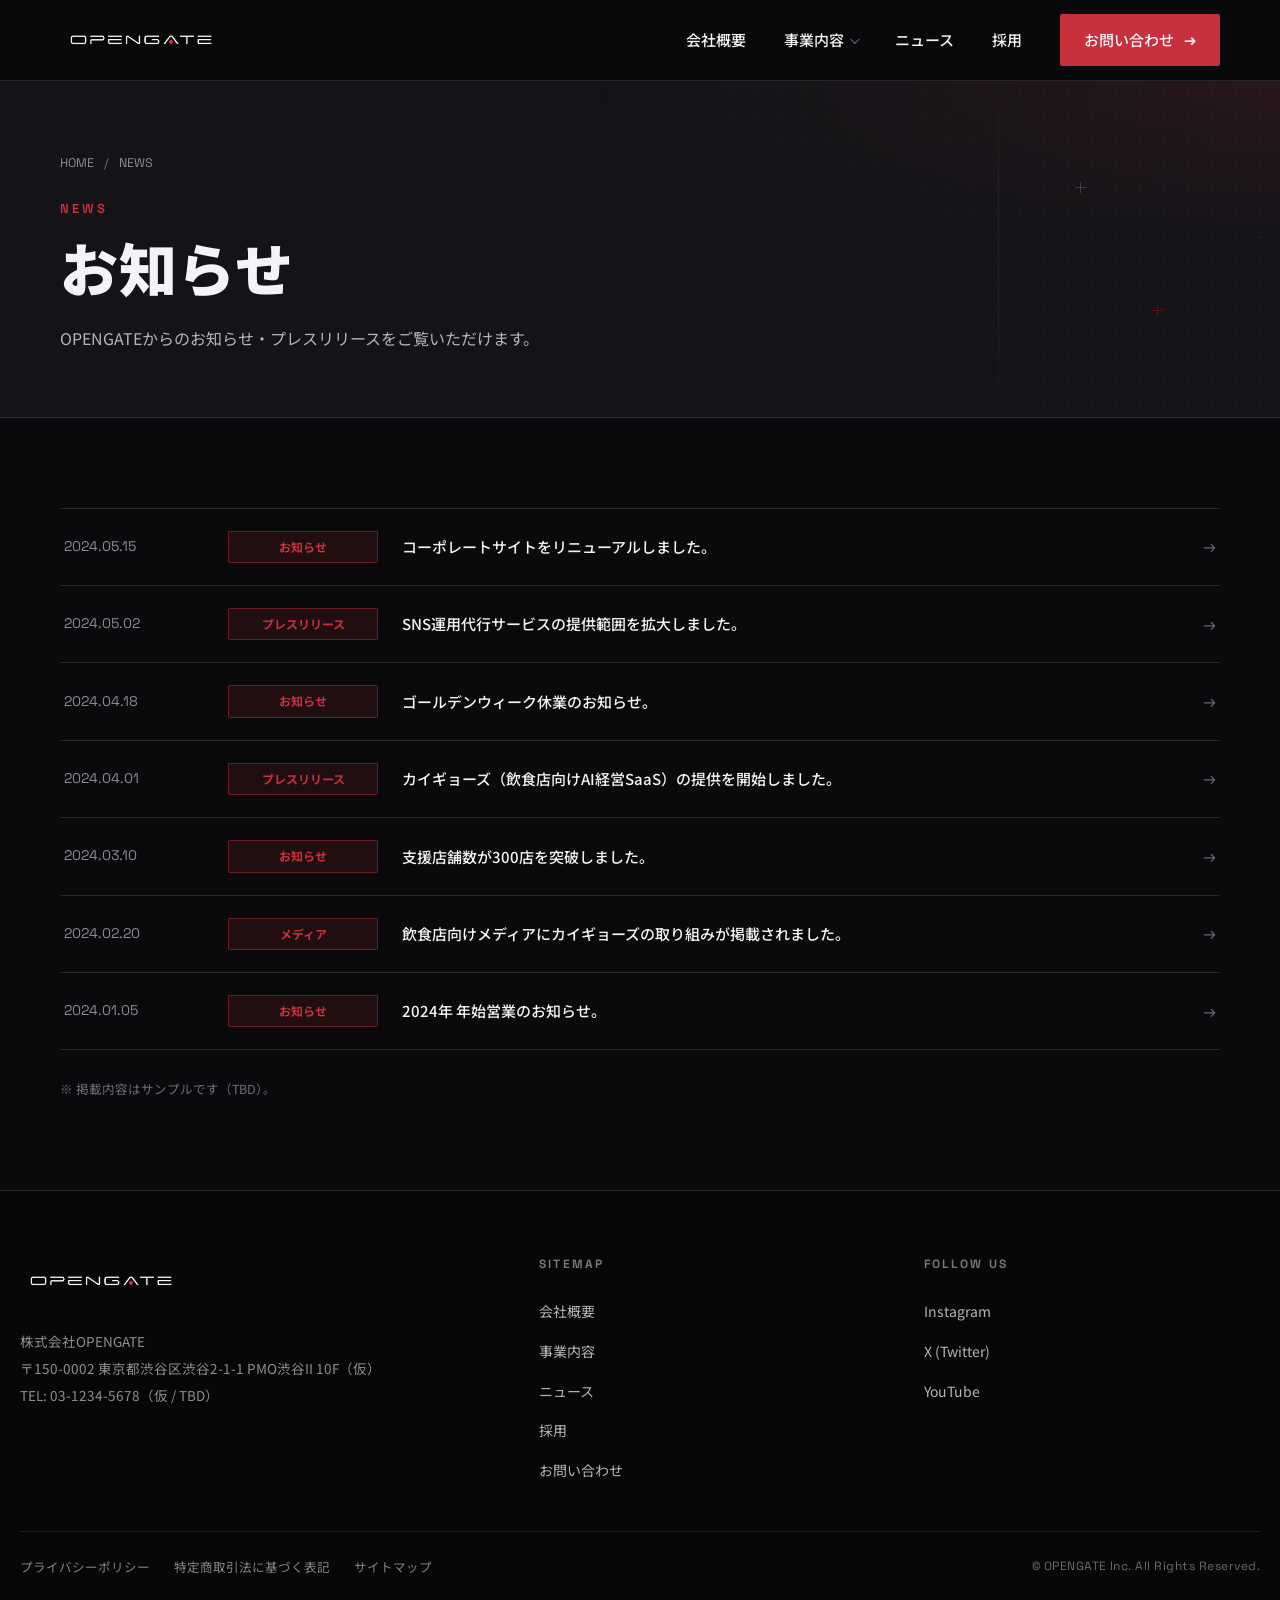
<file: news.html>
<!DOCTYPE html>
<html lang="ja">
<head>
<meta charset="utf-8">
<meta name="viewport" content="width=device-width, initial-scale=1">
<title>ニュース｜株式会社OPENGATE</title>
<meta name="description" content="株式会社OPENGATEのお知らせ・プレスリリース一覧。">
<link rel="preconnect" href="https://fonts.googleapis.com">
<link rel="preconnect" href="https://fonts.gstatic.com" crossorigin>
<link href="https://fonts.googleapis.com/css2?family=Noto+Sans+JP:wght@400;500;700;900&family=Space+Grotesk:wght@500;600;700&display=swap" rel="stylesheet">
<link rel="stylesheet" href="style.css">
</head>
<body>

<header>
  <div class="wrap hbar">
    <a href="index.html" class="logo"><img src="OPENGATE-white.png" alt="OPENGATE"></a>
    <nav class="main">
      <a href="about.html">会社概要</a>
      <div class="navdrop">
        <a href="services.html">事業内容 <span class="caret"></span></a>
        <div class="dropmenu">
          <a href="services.html#kaigyoze"><span class="t">カイギョーズ <span class="en" style="color:var(--accent);font-size:10px;letter-spacing:.1em;">MAIN</span></span><span class="d">飲食店のためのAI経営コンシェルジュ（SaaS）</span></a>
          <a href="services.html#live"><span class="t">ライブ配信事務所</span><span class="d">ライバーの発掘・育成・マネジメント</span></a>
          <a href="services.html#sns"><span class="t">SNS運用代行</span><span class="d">企業・店舗のSNSアカウント運用代行</span></a>
        </div>
      </div>
      <a href="news.html">ニュース</a>
      <a href="recruit.html">採用</a>
      <a href="contact.html" class="btn btn-primary" style="padding:13px 24px;gap:10px;min-width:0;">お問い合わせ <span class="en">→</span></a>
    </nav>
    <button class="burger" id="burger" aria-label="メニュー"><span></span><span></span><span></span></button>
  </div>
  <div class="mobile-nav" id="mnav">
    <a href="about.html">会社概要</a>
    <a href="services.html">事業内容</a>
    <a href="news.html">ニュース</a>
    <a href="recruit.html">採用</a>
    <a href="contact.html" class="btn btn-primary">お問い合わせ <span class="en">→</span></a>
  </div>
</header>

<section class="phero">
  <div class="deco panel-deco"><div class="vline" style="left:78%;"></div>
    <span class="cross" style="left:84%;top:30%;"></span><span class="cross red" style="left:90%;bottom:30%;"></span>
  </div>
  <div class="wrap inner">
    <div class="breadcrumb"><a href="index.html">HOME</a><span class="sep">/</span><span>NEWS</span></div>
    <span class="en-sub">News</span>
    <h1>お知らせ</h1>
    <p class="lead">OPENGATEからのお知らせ・プレスリリースをご覧いただけます。</p>
  </div>
</section>

<section class="block">
  <div class="wrap">
    <div class="newslist reveal">
      <a class="nrow" href="#"><time>2024.05.15</time><span class="ncat">お知らせ</span><span class="ntxt">コーポレートサイトをリニューアルしました。</span><span class="narr en">→</span></a>
      <a class="nrow" href="#"><time>2024.05.02</time><span class="ncat">プレスリリース</span><span class="ntxt">SNS運用代行サービスの提供範囲を拡大しました。</span><span class="narr en">→</span></a>
      <a class="nrow" href="#"><time>2024.04.18</time><span class="ncat">お知らせ</span><span class="ntxt">ゴールデンウィーク休業のお知らせ。</span><span class="narr en">→</span></a>
      <a class="nrow" href="#"><time>2024.04.01</time><span class="ncat">プレスリリース</span><span class="ntxt">カイギョーズ（飲食店向けAI経営SaaS）の提供を開始しました。</span><span class="narr en">→</span></a>
      <a class="nrow" href="#"><time>2024.03.10</time><span class="ncat">お知らせ</span><span class="ntxt">支援店舗数が300店を突破しました。</span><span class="narr en">→</span></a>
      <a class="nrow" href="#"><time>2024.02.20</time><span class="ncat">メディア</span><span class="ntxt">飲食店向けメディアにカイギョーズの取り組みが掲載されました。</span><span class="narr en">→</span></a>
      <a class="nrow" href="#"><time>2024.01.05</time><span class="ncat">お知らせ</span><span class="ntxt">2024年 年始営業のお知らせ。</span><span class="narr en">→</span></a>
    </div>
    <p class="note">※ 掲載内容はサンプルです（TBD）。</p>
  </div>
</section>

<footer>
  <div class="wrap fgrid">
    <div>
      <a href="index.html" class="logo"><img src="OPENGATE-white.png" alt="OPENGATE"></a>
      <p class="addr">株式会社OPENGATE<br>〒150-0002 東京都渋谷区渋谷2-1-1 PMO渋谷II 10F（仮）<br>TEL: 03-1234-5678（仮 / TBD）</p>
    </div>
    <div class="fcol">
      <h4>Sitemap</h4>
      <a href="about.html">会社概要</a>
      <a href="services.html">事業内容</a>
      <a href="news.html">ニュース</a>
      <a href="recruit.html">採用</a>
      <a href="contact.html">お問い合わせ</a>
    </div>
    <div class="fcol">
      <h4>Follow Us</h4>
      <a href="#">Instagram</a>
      <a href="#">X (Twitter)</a>
      <a href="#">YouTube</a>
    </div>
  </div>
  <div class="wrap fbottom">
    <div class="links">
      <a href="privacy.html">プライバシーポリシー</a>
      <a href="#">特定商取引法に基づく表記</a>
      <a href="#">サイトマップ</a>
    </div>
    <span class="cp">© OPENGATE Inc. All Rights Reserved.</span>
  </div>
</footer>

<script src="main.js"></script>
</body>
</html>
</file>
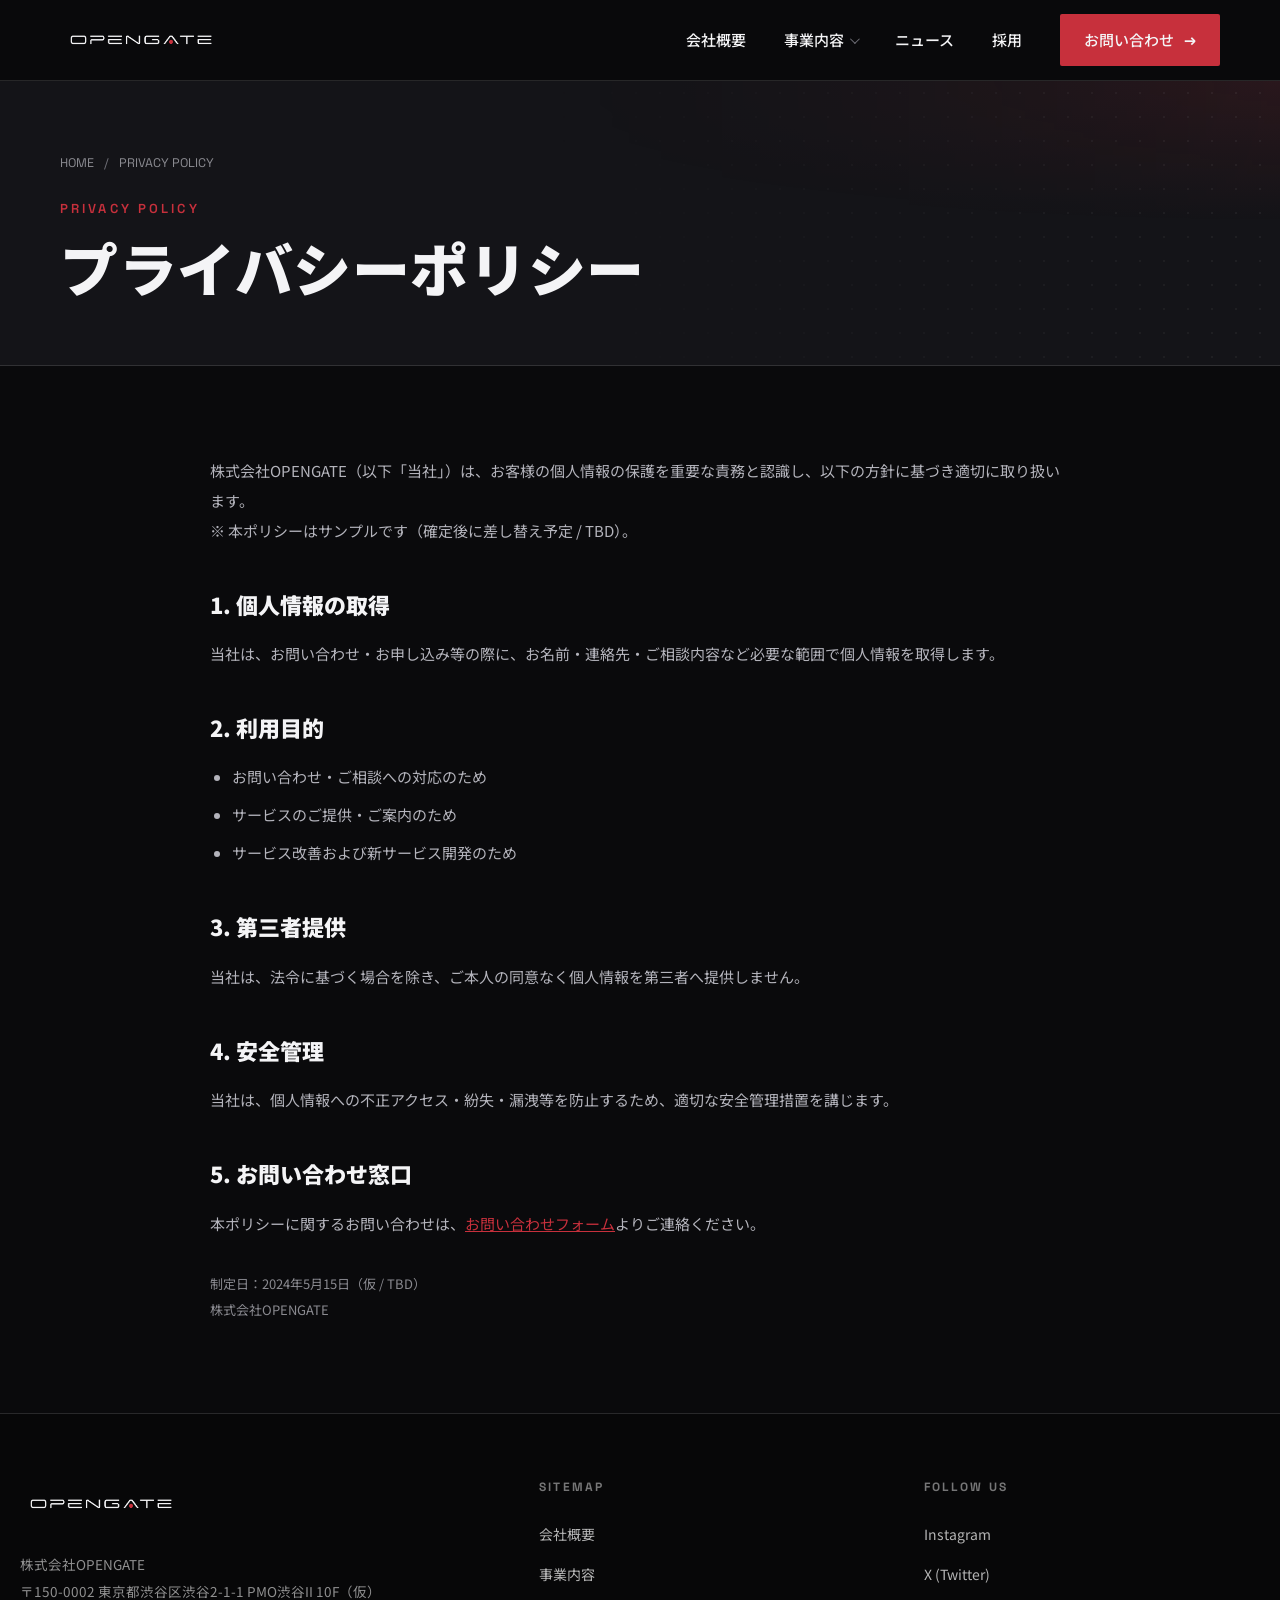
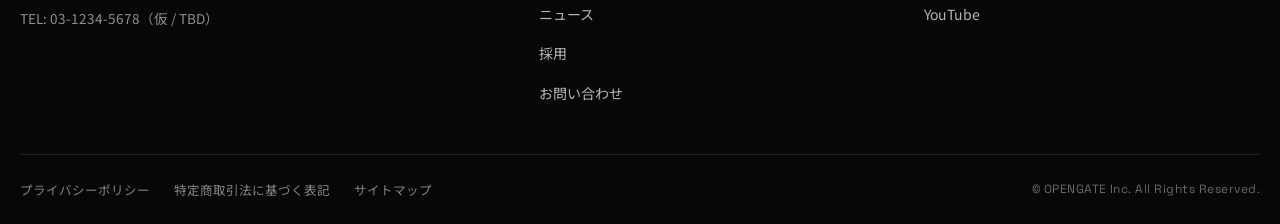
<file: privacy.html>
<!DOCTYPE html>
<html lang="ja">
<head>
<meta charset="utf-8">
<meta name="viewport" content="width=device-width, initial-scale=1">
<title>プライバシーポリシー｜株式会社OPENGATE</title>
<meta name="description" content="株式会社OPENGATEのプライバシーポリシー。">
<link rel="preconnect" href="https://fonts.googleapis.com">
<link rel="preconnect" href="https://fonts.gstatic.com" crossorigin>
<link href="https://fonts.googleapis.com/css2?family=Noto+Sans+JP:wght@400;500;700;900&family=Space+Grotesk:wght@500;600;700&display=swap" rel="stylesheet">
<link rel="stylesheet" href="style.css">
</head>
<body>

<header>
  <div class="wrap hbar">
    <a href="index.html" class="logo"><img src="OPENGATE-white.png" alt="OPENGATE"></a>
    <nav class="main">
      <a href="about.html">会社概要</a>
      <div class="navdrop">
        <a href="services.html">事業内容 <span class="caret"></span></a>
        <div class="dropmenu">
          <a href="services.html#kaigyoze"><span class="t">カイギョーズ <span class="en" style="color:var(--accent);font-size:10px;letter-spacing:.1em;">MAIN</span></span><span class="d">飲食店のためのAI経営コンシェルジュ（SaaS）</span></a>
          <a href="services.html#live"><span class="t">ライブ配信事務所</span><span class="d">ライバーの発掘・育成・マネジメント</span></a>
          <a href="services.html#sns"><span class="t">SNS運用代行</span><span class="d">企業・店舗のSNSアカウント運用代行</span></a>
        </div>
      </div>
      <a href="news.html">ニュース</a>
      <a href="recruit.html">採用</a>
      <a href="contact.html" class="btn btn-primary" style="padding:13px 24px;gap:10px;min-width:0;">お問い合わせ <span class="en">→</span></a>
    </nav>
    <button class="burger" id="burger" aria-label="メニュー"><span></span><span></span><span></span></button>
  </div>
  <div class="mobile-nav" id="mnav">
    <a href="about.html">会社概要</a>
    <a href="services.html">事業内容</a>
    <a href="news.html">ニュース</a>
    <a href="recruit.html">採用</a>
    <a href="contact.html" class="btn btn-primary">お問い合わせ <span class="en">→</span></a>
  </div>
</header>

<section class="phero">
  <div class="wrap inner">
    <div class="breadcrumb"><a href="index.html">HOME</a><span class="sep">/</span><span>PRIVACY POLICY</span></div>
    <span class="en-sub">Privacy Policy</span>
    <h1>プライバシーポリシー</h1>
  </div>
</section>

<section class="block">
  <div class="wrap">
    <div class="prose narrow reveal">
      <p>株式会社OPENGATE（以下「当社」）は、お客様の個人情報の保護を重要な責務と認識し、以下の方針に基づき適切に取り扱います。<br>※ 本ポリシーはサンプルです（確定後に差し替え予定 / TBD）。</p>
      <h2>1. 個人情報の取得</h2>
      <p>当社は、お問い合わせ・お申し込み等の際に、お名前・連絡先・ご相談内容など必要な範囲で個人情報を取得します。</p>
      <h2>2. 利用目的</h2>
      <ul>
        <li>お問い合わせ・ご相談への対応のため</li>
        <li>サービスのご提供・ご案内のため</li>
        <li>サービス改善および新サービス開発のため</li>
      </ul>
      <h2>3. 第三者提供</h2>
      <p>当社は、法令に基づく場合を除き、ご本人の同意なく個人情報を第三者へ提供しません。</p>
      <h2>4. 安全管理</h2>
      <p>当社は、個人情報への不正アクセス・紛失・漏洩等を防止するため、適切な安全管理措置を講じます。</p>
      <h2>5. お問い合わせ窓口</h2>
      <p>本ポリシーに関するお問い合わせは、<a href="contact.html" style="color:var(--accent);">お問い合わせフォーム</a>よりご連絡ください。</p>
      <p style="margin-top:32px;color:var(--muted2);font-size:13px;">制定日：2024年5月15日（仮 / TBD）<br>株式会社OPENGATE</p>
    </div>
  </div>
</section>

<footer>
  <div class="wrap fgrid">
    <div>
      <a href="index.html" class="logo"><img src="OPENGATE-white.png" alt="OPENGATE"></a>
      <p class="addr">株式会社OPENGATE<br>〒150-0002 東京都渋谷区渋谷2-1-1 PMO渋谷II 10F（仮）<br>TEL: 03-1234-5678（仮 / TBD）</p>
    </div>
    <div class="fcol">
      <h4>Sitemap</h4>
      <a href="about.html">会社概要</a>
      <a href="services.html">事業内容</a>
      <a href="news.html">ニュース</a>
      <a href="recruit.html">採用</a>
      <a href="contact.html">お問い合わせ</a>
    </div>
    <div class="fcol">
      <h4>Follow Us</h4>
      <a href="#">Instagram</a>
      <a href="#">X (Twitter)</a>
      <a href="#">YouTube</a>
    </div>
  </div>
  <div class="wrap fbottom">
    <div class="links">
      <a href="privacy.html">プライバシーポリシー</a>
      <a href="#">特定商取引法に基づく表記</a>
      <a href="#">サイトマップ</a>
    </div>
    <span class="cp">© OPENGATE Inc. All Rights Reserved.</span>
  </div>
</footer>

<script src="main.js"></script>
</body>
</html>
</file>
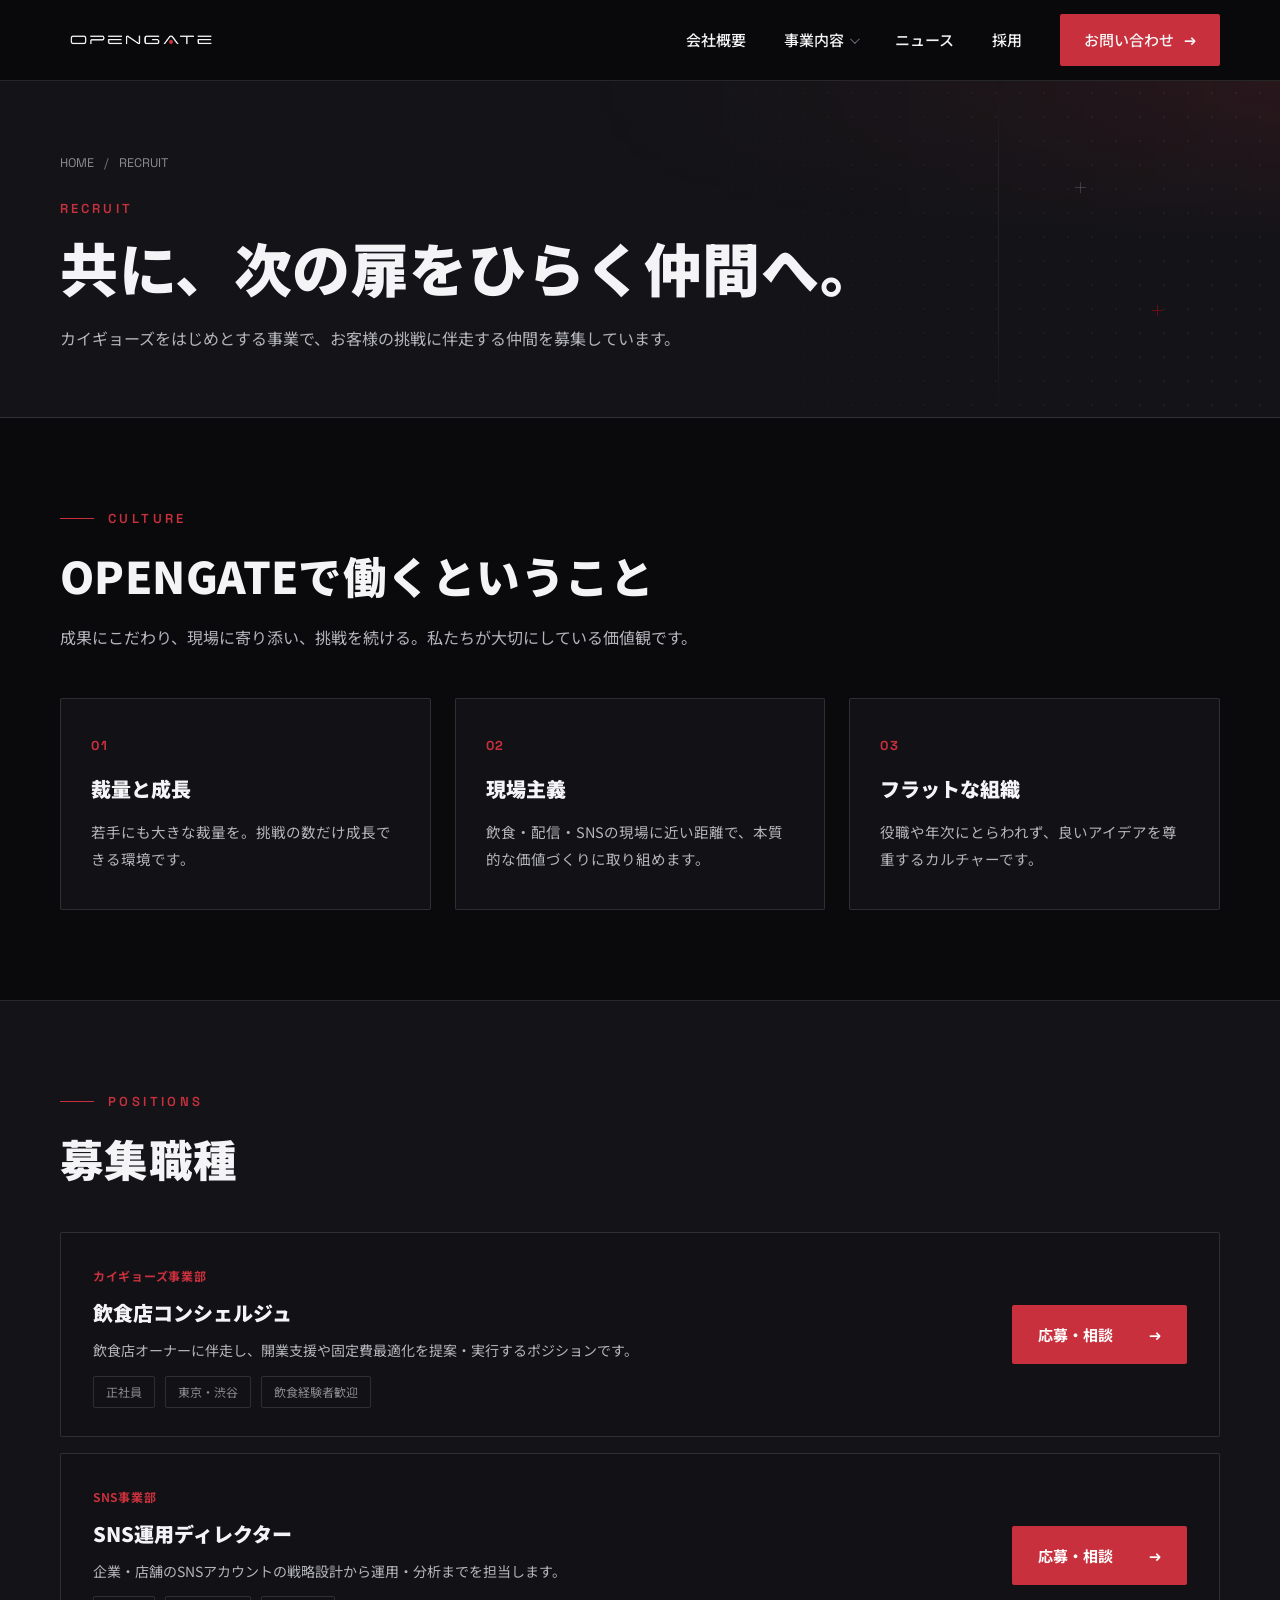
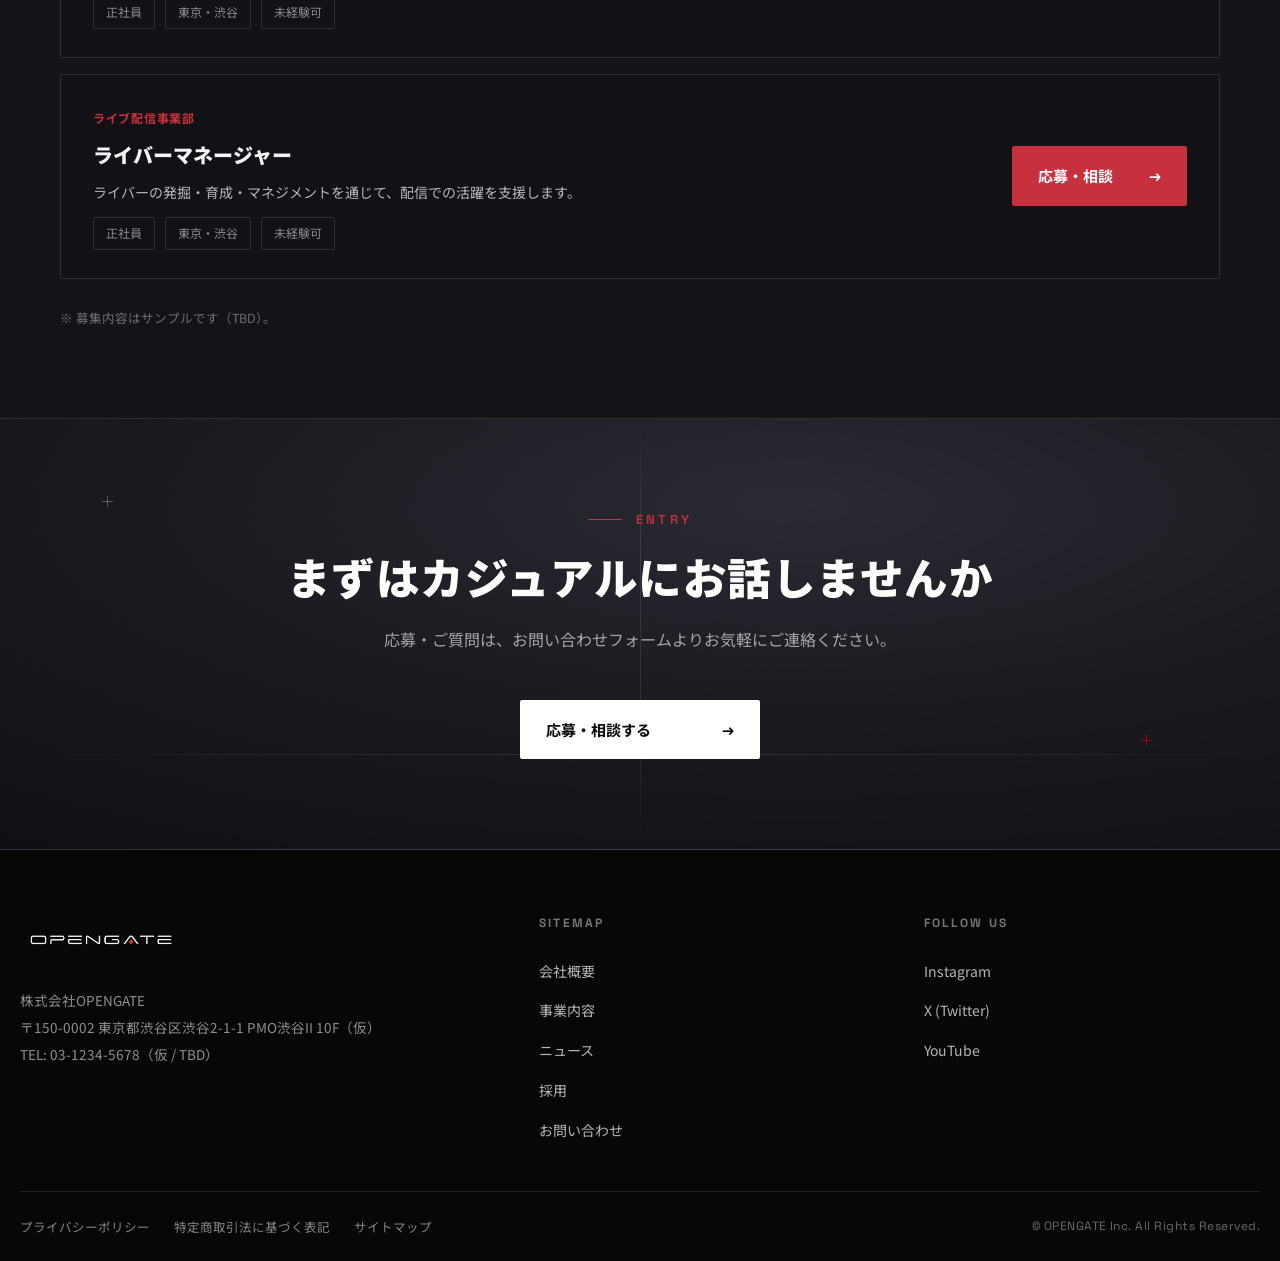
<file: recruit.html>
<!DOCTYPE html>
<html lang="ja">
<head>
<meta charset="utf-8">
<meta name="viewport" content="width=device-width, initial-scale=1">
<title>採用情報｜株式会社OPENGATE</title>
<meta name="description" content="株式会社OPENGATEの採用情報。カイギョーズをはじめとする事業で、共に挑戦する仲間を募集しています。">
<link rel="preconnect" href="https://fonts.googleapis.com">
<link rel="preconnect" href="https://fonts.gstatic.com" crossorigin>
<link href="https://fonts.googleapis.com/css2?family=Noto+Sans+JP:wght@400;500;700;900&family=Space+Grotesk:wght@500;600;700&display=swap" rel="stylesheet">
<link rel="stylesheet" href="style.css">
</head>
<body>

<header>
  <div class="wrap hbar">
    <a href="index.html" class="logo"><img src="OPENGATE-white.png" alt="OPENGATE"></a>
    <nav class="main">
      <a href="about.html">会社概要</a>
      <div class="navdrop">
        <a href="services.html">事業内容 <span class="caret"></span></a>
        <div class="dropmenu">
          <a href="services.html#kaigyoze"><span class="t">カイギョーズ <span class="en" style="color:var(--accent);font-size:10px;letter-spacing:.1em;">MAIN</span></span><span class="d">飲食店のためのAI経営コンシェルジュ（SaaS）</span></a>
          <a href="services.html#live"><span class="t">ライブ配信事務所</span><span class="d">ライバーの発掘・育成・マネジメント</span></a>
          <a href="services.html#sns"><span class="t">SNS運用代行</span><span class="d">企業・店舗のSNSアカウント運用代行</span></a>
        </div>
      </div>
      <a href="news.html">ニュース</a>
      <a href="recruit.html">採用</a>
      <a href="contact.html" class="btn btn-primary" style="padding:13px 24px;gap:10px;min-width:0;">お問い合わせ <span class="en">→</span></a>
    </nav>
    <button class="burger" id="burger" aria-label="メニュー"><span></span><span></span><span></span></button>
  </div>
  <div class="mobile-nav" id="mnav">
    <a href="about.html">会社概要</a>
    <a href="services.html">事業内容</a>
    <a href="news.html">ニュース</a>
    <a href="recruit.html">採用</a>
    <a href="contact.html" class="btn btn-primary">お問い合わせ <span class="en">→</span></a>
  </div>
</header>

<section class="phero">
  <div class="deco panel-deco"><div class="vline" style="left:78%;"></div>
    <span class="cross" style="left:84%;top:30%;"></span><span class="cross red" style="left:90%;bottom:30%;"></span>
  </div>
  <div class="wrap inner">
    <div class="breadcrumb"><a href="index.html">HOME</a><span class="sep">/</span><span>RECRUIT</span></div>
    <span class="en-sub">Recruit</span>
    <h1>共に、次の扉をひらく仲間へ。</h1>
    <p class="lead">カイギョーズをはじめとする事業で、お客様の挑戦に伴走する仲間を募集しています。</p>
  </div>
</section>

<!-- 大切にしていること -->
<section class="block">
  <div class="wrap">
    <div class="shead reveal">
      <span class="overline">Culture</span>
      <h2>OPENGATEで働くということ</h2>
      <p>成果にこだわり、現場に寄り添い、挑戦を続ける。私たちが大切にしている価値観です。</p>
    </div>
    <div class="vgrid">
      <div class="vcard reveal"><div class="vn">01</div><h3>裁量と成長</h3><p>若手にも大きな裁量を。挑戦の数だけ成長できる環境です。</p></div>
      <div class="vcard reveal"><div class="vn">02</div><h3>現場主義</h3><p>飲食・配信・SNSの現場に近い距離で、本質的な価値づくりに取り組めます。</p></div>
      <div class="vcard reveal"><div class="vn">03</div><h3>フラットな組織</h3><p>役職や年次にとらわれず、良いアイデアを尊重するカルチャーです。</p></div>
    </div>
  </div>
</section>

<!-- 募集職種 -->
<section class="block" style="background:var(--soft);">
  <div class="wrap">
    <div class="shead reveal">
      <span class="overline">Positions</span>
      <h2>募集職種</h2>
    </div>
    <div class="jobs">
      <div class="job reveal">
        <div>
          <span class="jtag">カイギョーズ事業部</span>
          <h3>飲食店コンシェルジュ</h3>
          <p>飲食店オーナーに伴走し、開業支援や固定費最適化を提案・実行するポジションです。</p>
          <div class="meta"><span>正社員</span><span>東京・渋谷</span><span>飲食経験者歓迎</span></div>
        </div>
        <a href="contact.html?type=recruit" class="btn btn-primary" style="min-width:160px;">応募・相談 <span class="en">→</span></a>
      </div>
      <div class="job reveal">
        <div>
          <span class="jtag">SNS事業部</span>
          <h3>SNS運用ディレクター</h3>
          <p>企業・店舗のSNSアカウントの戦略設計から運用・分析までを担当します。</p>
          <div class="meta"><span>正社員</span><span>東京・渋谷</span><span>未経験可</span></div>
        </div>
        <a href="contact.html?type=recruit" class="btn btn-primary" style="min-width:160px;">応募・相談 <span class="en">→</span></a>
      </div>
      <div class="job reveal">
        <div>
          <span class="jtag">ライブ配信事業部</span>
          <h3>ライバーマネージャー</h3>
          <p>ライバーの発掘・育成・マネジメントを通じて、配信での活躍を支援します。</p>
          <div class="meta"><span>正社員</span><span>東京・渋谷</span><span>未経験可</span></div>
        </div>
        <a href="contact.html?type=recruit" class="btn btn-primary" style="min-width:160px;">応募・相談 <span class="en">→</span></a>
      </div>
    </div>
    <p class="note">※ 募集内容はサンプルです（TBD）。</p>
  </div>
</section>

<!-- CTA -->
<section class="block contact">
  <div class="panel-deco"><div class="vline"></div><div class="hline"></div>
    <span class="cross" style="left:8%;top:18%;"></span><span class="cross red" style="right:10%;bottom:24%;"></span>
  </div>
  <div class="wrap" style="position:relative;z-index:1;">
    <div class="shead center reveal">
      <span class="overline center">Entry</span>
      <h2>まずはカジュアルにお話しませんか</h2>
      <p>応募・ご質問は、お問い合わせフォームよりお気軽にご連絡ください。</p>
    </div>
    <div style="display:flex;justify-content:center;">
      <a href="contact.html?type=recruit" class="btn btn-light" style="min-width:240px;">応募・相談する <span class="en">→</span></a>
    </div>
  </div>
</section>

<footer>
  <div class="wrap fgrid">
    <div>
      <a href="index.html" class="logo"><img src="OPENGATE-white.png" alt="OPENGATE"></a>
      <p class="addr">株式会社OPENGATE<br>〒150-0002 東京都渋谷区渋谷2-1-1 PMO渋谷II 10F（仮）<br>TEL: 03-1234-5678（仮 / TBD）</p>
    </div>
    <div class="fcol">
      <h4>Sitemap</h4>
      <a href="about.html">会社概要</a>
      <a href="services.html">事業内容</a>
      <a href="news.html">ニュース</a>
      <a href="recruit.html">採用</a>
      <a href="contact.html">お問い合わせ</a>
    </div>
    <div class="fcol">
      <h4>Follow Us</h4>
      <a href="#">Instagram</a>
      <a href="#">X (Twitter)</a>
      <a href="#">YouTube</a>
    </div>
  </div>
  <div class="wrap fbottom">
    <div class="links">
      <a href="privacy.html">プライバシーポリシー</a>
      <a href="#">特定商取引法に基づく表記</a>
      <a href="#">サイトマップ</a>
    </div>
    <span class="cp">© OPENGATE Inc. All Rights Reserved.</span>
  </div>
</footer>

<script src="main.js"></script>
</body>
</html>
</file>
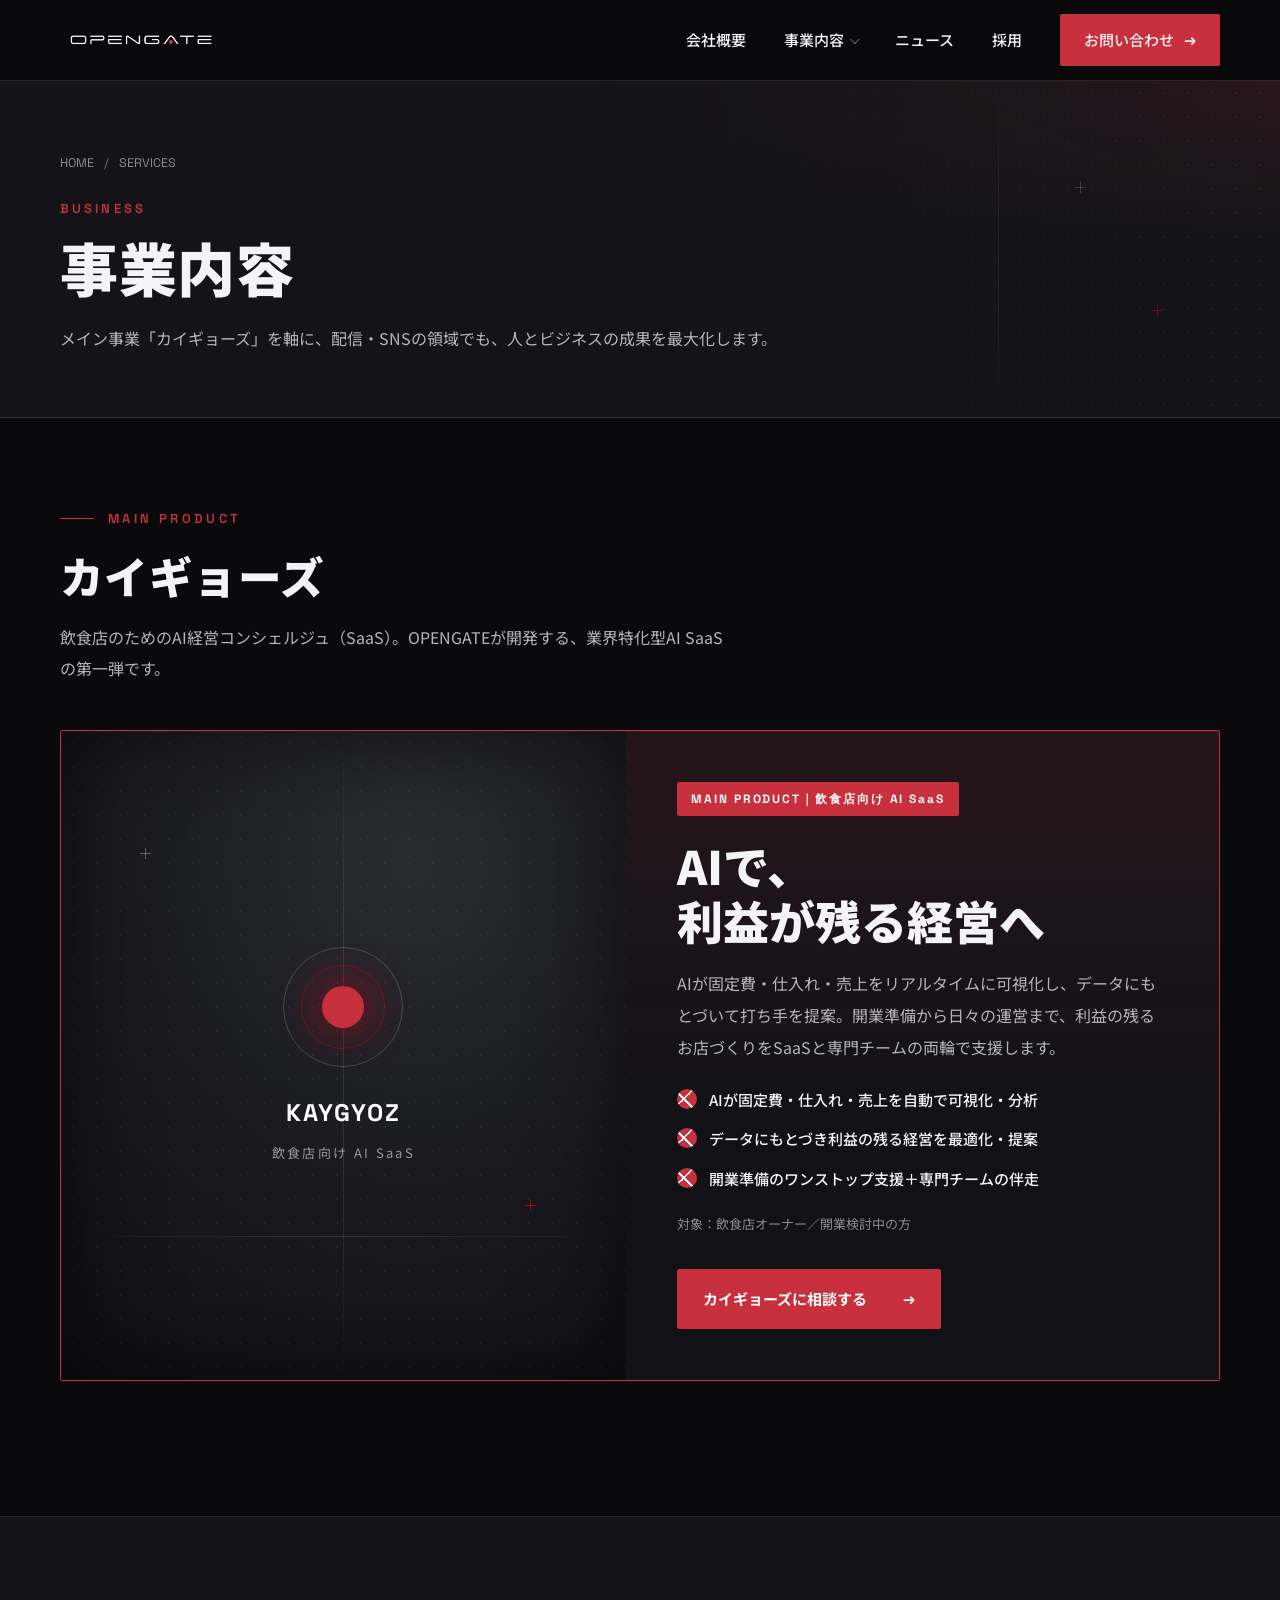
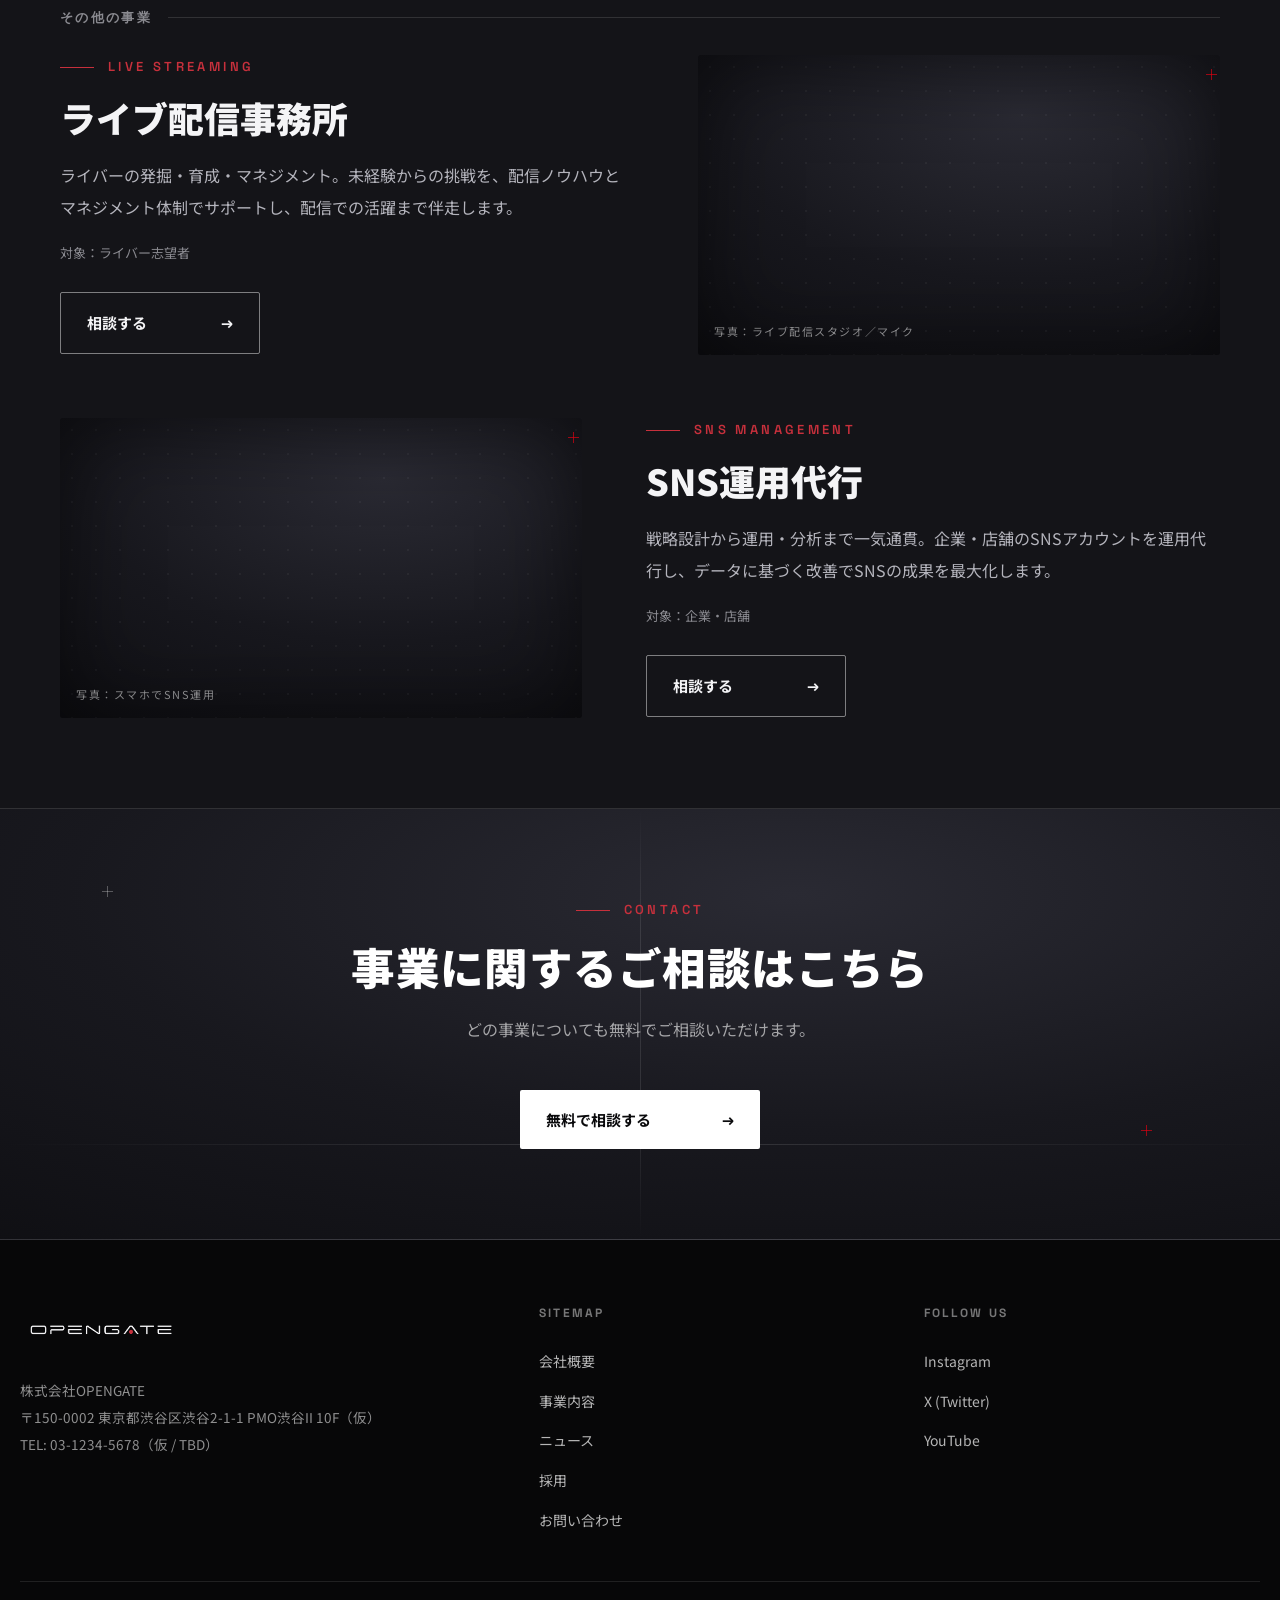
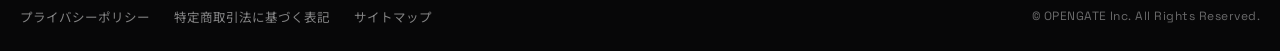
<file: services.html>
<!DOCTYPE html>
<html lang="ja">
<head>
<meta charset="utf-8">
<meta name="viewport" content="width=device-width, initial-scale=1">
<title>事業内容｜株式会社OPENGATE</title>
<meta name="description" content="株式会社OPENGATEの事業内容。メイン事業カイギョーズ（飲食店のためのAI経営コンシェルジュ（SaaS））に加え、ライブ配信事務所・SNS運用代行を展開しています。">
<link rel="preconnect" href="https://fonts.googleapis.com">
<link rel="preconnect" href="https://fonts.gstatic.com" crossorigin>
<link href="https://fonts.googleapis.com/css2?family=Noto+Sans+JP:wght@400;500;700;900&family=Space+Grotesk:wght@500;600;700&display=swap" rel="stylesheet">
<link rel="stylesheet" href="style.css">
</head>
<body>

<header>
  <div class="wrap hbar">
    <a href="index.html" class="logo"><img src="OPENGATE-white.png" alt="OPENGATE"></a>
    <nav class="main">
      <a href="about.html">会社概要</a>
      <div class="navdrop">
        <a href="services.html">事業内容 <span class="caret"></span></a>
        <div class="dropmenu">
          <a href="services.html#kaigyoze"><span class="t">カイギョーズ <span class="en" style="color:var(--accent);font-size:10px;letter-spacing:.1em;">MAIN</span></span><span class="d">飲食店のためのAI経営コンシェルジュ（SaaS）</span></a>
          <a href="services.html#live"><span class="t">ライブ配信事務所</span><span class="d">ライバーの発掘・育成・マネジメント</span></a>
          <a href="services.html#sns"><span class="t">SNS運用代行</span><span class="d">企業・店舗のSNSアカウント運用代行</span></a>
        </div>
      </div>
      <a href="news.html">ニュース</a>
      <a href="recruit.html">採用</a>
      <a href="contact.html" class="btn btn-primary" style="padding:13px 24px;gap:10px;min-width:0;">お問い合わせ <span class="en">→</span></a>
    </nav>
    <button class="burger" id="burger" aria-label="メニュー"><span></span><span></span><span></span></button>
  </div>
  <div class="mobile-nav" id="mnav">
    <a href="about.html">会社概要</a>
    <a href="services.html">事業内容</a>
    <a href="news.html">ニュース</a>
    <a href="recruit.html">採用</a>
    <a href="contact.html" class="btn btn-primary">お問い合わせ <span class="en">→</span></a>
  </div>
</header>

<section class="phero">
  <div class="deco panel-deco"><div class="vline" style="left:78%;"></div>
    <span class="cross" style="left:84%;top:30%;"></span><span class="cross red" style="left:90%;bottom:30%;"></span>
  </div>
  <div class="wrap inner">
    <div class="breadcrumb"><a href="index.html">HOME</a><span class="sep">/</span><span>SERVICES</span></div>
    <span class="en-sub">Business</span>
    <h1>事業内容</h1>
    <p class="lead">メイン事業「カイギョーズ」を軸に、配信・SNSの領域でも、人とビジネスの成果を最大化します。</p>
  </div>
</section>

<!-- カイギョーズ（メイン） -->
<section class="block" id="kaigyoze">
  <div class="wrap">
    <div class="shead reveal">
      <span class="overline">Main Product</span>
      <h2>カイギョーズ</h2>
      <p>飲食店のためのAI経営コンシェルジュ（SaaS）。OPENGATEが開発する、業界特化型AI SaaSの第一弾です。</p>
    </div>
    <div class="feature reveal">
      <div class="ph">
        <div class="vline"></div><div class="hline"></div>
        <span class="cross" style="left:14%;top:18%;"></span>
        <span class="cross red" style="right:16%;bottom:26%;"></span>
        <div class="panel-center">
          <div class="gate"><span class="ring"></span><span class="ring r2"></span><span class="core"></span></div>
          <div class="ptitle">KAYGYOZ</div>
          <div class="psub">飲食店向け AI SaaS</div>
        </div>
      </div>
      <div class="fbody">
        <span class="badge">MAIN PRODUCT｜飲食店向け AI SaaS</span>
        <h3>AIで、利益が残る経営へ</h3>
        <p class="desc">AIが固定費・仕入れ・売上をリアルタイムに可視化し、データにもとづいて打ち手を提案。開業準備から日々の運営まで、利益の残るお店づくりをSaaSと専門チームの両輪で支援します。</p>
        <ul class="pulist">
          <li>AIが固定費・仕入れ・売上を自動で可視化・分析</li>
          <li>データにもとづき利益の残る経営を最適化・提案</li>
          <li>開業準備のワンストップ支援＋専門チームの伴走</li>
        </ul>
        <span class="target">対象：飲食店オーナー／開業検討中の方</span>
        <div class="pucta">
          <a href="contact.html?type=kaigyoze" class="btn btn-primary" style="min-width:220px;">カイギョーズに相談する <span class="en">→</span></a>
        </div>
      </div>
    </div>
  </div>
</section>

<!-- その他事業 -->
<section class="block" style="background:var(--soft);">
  <div class="wrap">
    <p class="subhead reveal">その他の事業</p>

    <!-- ライブ配信 -->
    <div class="msg reveal" id="live" style="margin-bottom:clamp(48px,7vh,88px);">
      <div>
        <span class="overline">Live Streaming</span>
        <h2 style="font-size:clamp(24px,2.8vw,36px);font-weight:900;margin:16px 0 18px;">ライブ配信事務所</h2>
        <p style="color:var(--muted);font-size:16px;line-height:2;">ライバーの発掘・育成・マネジメント。未経験からの挑戦を、配信ノウハウとマネジメント体制でサポートし、配信での活躍まで伴走します。</p>
        <p style="margin-top:16px;font-size:13px;color:var(--muted2);">対象：ライバー志望者</p>
        <div class="pucta" style="margin-top:26px;"><a href="contact.html?type=live" class="btn btn-ghost" style="min-width:200px;">相談する <span class="en">→</span></a></div>
      </div>
      <div class="ph" style="min-height:300px;"><span class="lab">写真：ライブ配信スタジオ／マイク</span><span class="crn"><span class="cross red"></span></span></div>
    </div>

    <!-- SNS運用 -->
    <div class="msg reveal" id="sns" style="direction:rtl;">
      <div style="direction:ltr;">
        <span class="overline">SNS Management</span>
        <h2 style="font-size:clamp(24px,2.8vw,36px);font-weight:900;margin:16px 0 18px;">SNS運用代行</h2>
        <p style="color:var(--muted);font-size:16px;line-height:2;">戦略設計から運用・分析まで一気通貫。企業・店舗のSNSアカウントを運用代行し、データに基づく改善でSNSの成果を最大化します。</p>
        <p style="margin-top:16px;font-size:13px;color:var(--muted2);">対象：企業・店舗</p>
        <div class="pucta" style="margin-top:26px;"><a href="contact.html?type=sns" class="btn btn-ghost" style="min-width:200px;">相談する <span class="en">→</span></a></div>
      </div>
      <div class="ph" style="min-height:300px;direction:ltr;"><span class="lab">写真：スマホでSNS運用</span><span class="crn"><span class="cross red"></span></span></div>
    </div>
  </div>
</section>

<!-- CTA -->
<section class="block contact">
  <div class="panel-deco"><div class="vline"></div><div class="hline"></div>
    <span class="cross" style="left:8%;top:18%;"></span><span class="cross red" style="right:10%;bottom:24%;"></span>
  </div>
  <div class="wrap" style="position:relative;z-index:1;">
    <div class="shead center reveal">
      <span class="overline center">Contact</span>
      <h2>事業に関するご相談はこちら</h2>
      <p>どの事業についても無料でご相談いただけます。</p>
    </div>
    <div style="display:flex;justify-content:center;">
      <a href="contact.html" class="btn btn-light" style="min-width:240px;">無料で相談する <span class="en">→</span></a>
    </div>
  </div>
</section>

<footer>
  <div class="wrap fgrid">
    <div>
      <a href="index.html" class="logo"><img src="OPENGATE-white.png" alt="OPENGATE"></a>
      <p class="addr">株式会社OPENGATE<br>〒150-0002 東京都渋谷区渋谷2-1-1 PMO渋谷II 10F（仮）<br>TEL: 03-1234-5678（仮 / TBD）</p>
    </div>
    <div class="fcol">
      <h4>Sitemap</h4>
      <a href="about.html">会社概要</a>
      <a href="services.html">事業内容</a>
      <a href="news.html">ニュース</a>
      <a href="recruit.html">採用</a>
      <a href="contact.html">お問い合わせ</a>
    </div>
    <div class="fcol">
      <h4>Follow Us</h4>
      <a href="#">Instagram</a>
      <a href="#">X (Twitter)</a>
      <a href="#">YouTube</a>
    </div>
  </div>
  <div class="wrap fbottom">
    <div class="links">
      <a href="privacy.html">プライバシーポリシー</a>
      <a href="#">特定商取引法に基づく表記</a>
      <a href="#">サイトマップ</a>
    </div>
    <span class="cp">© OPENGATE Inc. All Rights Reserved.</span>
  </div>
</footer>

<script src="main.js"></script>
</body>
</html>
</file>
<file: style.css>
:root{
    --bg:#0A0A0C;
    --ink:#F4F4F6;
    --accent:#C7303C;        /* ザクロ色（柘榴色） */
    --accent-dark:#A2222E;
    --muted:#B4B4BC;
    --muted2:#8A8A90;
    --muted3:#6E6E76;
    --line:rgba(255,255,255,.12);
    --line2:rgba(255,255,255,.08);
    --soft:#141418;
    --card:#121216;
    --panel:radial-gradient(135% 130% at 62% 20%, #2A2A33 0%, #18181E 42%, #0A0A0D 100%);
    --max:1240px;
    --pad:clamp(20px,4vw,40px);
  }
  *{margin:0;padding:0;box-sizing:border-box;}
  html{scroll-behavior:smooth;}
  body{
    background:var(--bg);
    color:var(--ink);
    font-family:'Noto Sans JP',sans-serif;
    -webkit-font-smoothing:antialiased;
    overflow-x:hidden;
    line-height:1.7;
  }
  a{color:inherit;}
  img{display:block;max-width:100%;}
  .en{font-family:'Space Grotesk',sans-serif;}
  h1,h2,h3{word-break:keep-all;overflow-wrap:break-word;}
  .wrap{max-width:var(--max);margin:0 auto;padding-left:var(--pad);padding-right:var(--pad);}

  /* ---------- overline label ---------- */
  .overline{
    font-family:'Space Grotesk',sans-serif;
    font-size:13px;font-weight:600;letter-spacing:.26em;
    text-transform:uppercase;color:var(--accent);
    display:flex;align-items:center;gap:14px;
  }
  .overline::before{content:"";width:34px;height:1px;background:var(--accent);}
  .overline.center{justify-content:center;}
  .overline.plain::before{display:none;}

  /* ---------- buttons ---------- */
  .btn{
    display:inline-flex;align-items:center;justify-content:space-between;gap:36px;
    font-size:15px;font-weight:700;text-decoration:none;
    padding:17px 26px;border-radius:2px;
    transition:background .2s,color .2s,transform .2s;white-space:nowrap;
  }
  .btn .en{font-weight:700;}
  .btn-primary{background:var(--accent);color:#fff;}
  .btn-primary:hover{background:var(--accent-dark);transform:translateY(-2px);}
  .btn-ghost{background:transparent;color:var(--ink);border:1px solid rgba(255,255,255,.45);}
  .btn-ghost:hover{background:var(--ink);color:#0A0A0C;}
  .btn-light{background:#fff;color:#0A0A0C;}
  .btn-light:hover{transform:translateY(-2px);background:var(--accent);color:#fff;}

  /* ---------- header ---------- */
  header{
    position:sticky;top:0;z-index:50;
    background:rgba(10,10,12,.82);
    backdrop-filter:saturate(180%) blur(12px);
    border-bottom:1px solid var(--line);
  }
  .hbar{height:80px;display:flex;align-items:center;justify-content:space-between;}
  .logo{display:flex;align-items:center;text-decoration:none;flex-shrink:0;}
  .logo img{height:54px;width:auto;display:block;}
  nav.main{display:flex;align-items:center;gap:38px;}
  nav.main a{font-size:15px;font-weight:500;text-decoration:none;color:var(--ink);transition:color .2s;}
  nav.main a:hover{color:var(--accent);}
  .navdrop{position:relative;}
  .navdrop > a{display:flex;align-items:center;gap:6px;}
  .navdrop .caret{width:7px;height:7px;border-right:1.5px solid var(--muted3);border-bottom:1.5px solid var(--muted3);transform:rotate(45deg) translateY(-2px);}
  .dropmenu{
    position:absolute;top:calc(100% + 14px);left:50%;transform:translateX(-50%) translateY(8px);
    background:#15151A;border:1px solid var(--line);box-shadow:0 24px 60px -20px rgba(0,0,0,.6);
    padding:10px;min-width:266px;border-radius:2px;
    opacity:0;visibility:hidden;transition:.22s;
  }
  .navdrop:hover .dropmenu{opacity:1;visibility:visible;transform:translateX(-50%) translateY(0);}
  .dropmenu::before{content:"";position:absolute;top:-7px;left:50%;transform:translateX(-50%) rotate(45deg);width:12px;height:12px;background:#15151A;border-left:1px solid var(--line);border-top:1px solid var(--line);}
  .dropmenu a{display:block;padding:12px 16px;text-decoration:none;border-radius:2px;transition:background .18s;}
  .dropmenu a:hover{background:var(--soft);}
  .dropmenu a .t{display:block;font-size:14px;font-weight:700;color:var(--ink);}
  .dropmenu a .d{display:block;font-size:12px;color:var(--muted2);margin-top:3px;}
  .burger{display:none;flex-direction:column;gap:5px;width:44px;height:44px;align-items:center;justify-content:center;background:none;border:none;cursor:pointer;}
  .burger span{width:24px;height:2px;background:var(--ink);}
  .mobile-nav{display:none;border-top:1px solid var(--line);background:#0A0A0C;padding:8px var(--pad) 26px;}
  .mobile-nav a{display:block;padding:14px 0;font-size:16px;font-weight:600;text-decoration:none;border-bottom:1px solid var(--line2);}
  .mobile-nav .btn{display:flex;justify-content:center;margin-top:16px;}

  /* ---------- hero ---------- */
  .hero{position:relative;border-bottom:1px solid var(--line);overflow:hidden;min-height:clamp(580px,82vh,800px);display:flex;align-items:center;}
  .hero > .wrap{width:100%;}
  .hero-bg{position:absolute;inset:0;width:100%;height:100%;z-index:0;pointer-events:none;opacity:.8;}
  .hero-tag{margin-top:38px;display:inline-flex;align-items:center;gap:13px;font-family:'Space Grotesk',sans-serif;font-size:13px;font-weight:600;letter-spacing:.28em;text-transform:uppercase;color:var(--muted2);}
  .hero-tag::before{content:"";width:24px;height:1px;background:var(--accent);}
  .hero-tag b{color:var(--ink);font-weight:600;}
  .hero .grid{
    position:relative;z-index:1;
    padding-top:clamp(72px,12vh,140px);
    padding-bottom:clamp(80px,13vh,160px);
    display:block;
  }
  .hero-copy{max-width:660px;}
  .hero h1{
    font-weight:900;font-size:clamp(44px,5.6vw,76px);line-height:1.14;letter-spacing:.01em;margin:26px 0 0;
    word-break:keep-all;overflow-wrap:break-word;
  }
  .hero .lead{margin:30px 0 0;font-size:clamp(15px,1.2vw,18px);line-height:2;color:var(--muted);max-width:30em;}
  .hero .cta{display:flex;flex-wrap:wrap;gap:16px;margin-top:42px;}
  .hero .cta .btn{min-width:212px;}

  /* dark visual panel */
  .panel{
    position:relative;min-height:460px;border-radius:2px;overflow:hidden;
    background:radial-gradient(rgba(255,255,255,.05) 1px, transparent 1.4px) 0 0/24px 24px, var(--panel);
    box-shadow:inset 0 0 130px rgba(0,0,0,.65);
  }
  .vline{position:absolute;left:50%;top:0;bottom:0;width:1px;background:linear-gradient(180deg,rgba(255,255,255,0),rgba(255,255,255,.10) 28%,rgba(255,255,255,.10) 72%,rgba(255,255,255,0));}
  .hline{position:absolute;left:0;right:0;bottom:22%;height:1px;background:linear-gradient(90deg,rgba(255,255,255,0),rgba(255,255,255,.14) 50%,rgba(255,255,255,0));}
  .cross{position:absolute;width:11px;height:11px;}
  .cross::before{content:"";position:absolute;left:5px;top:0;width:1px;height:11px;background:rgba(255,255,255,.28);}
  .cross::after{content:"";position:absolute;top:5px;left:0;width:11px;height:1px;background:rgba(255,255,255,.28);}
  .cross.red::before{background:rgba(230,0,18,.65);}
  .cross.red::after{background:rgba(230,0,18,.65);}
  .panel-center{position:absolute;inset:0;display:flex;flex-direction:column;align-items:center;justify-content:center;text-align:center;color:#fff;padding:24px;}
  .panel-center .gate{position:relative;width:120px;height:120px;margin-bottom:26px;}
  .panel-center .gate .ring{position:absolute;inset:0;border:1px solid rgba(255,255,255,.18);border-radius:50%;}
  .panel-center .gate .ring.r2{inset:18px;border-color:rgba(230,0,18,.35);}
  .panel-center .gate .core{position:absolute;left:50%;top:50%;transform:translate(-50%,-50%);width:42px;height:42px;border-radius:50%;background:var(--accent);box-shadow:0 0 40px rgba(230,0,18,.7);}
  .panel-center .ptitle{font-family:'Space Grotesk',sans-serif;font-size:24px;font-weight:700;letter-spacing:.08em;}
  .panel-center .psub{font-size:13px;color:rgba(255,255,255,.55);margin-top:8px;letter-spacing:.18em;}

  /* generic image placeholder */
  .ph{position:relative;border-radius:2px;overflow:hidden;background:radial-gradient(rgba(255,255,255,.045) 1px, transparent 1.4px) 0 0/24px 24px, var(--panel);box-shadow:inset 0 0 90px rgba(0,0,0,.55);min-height:200px;}
  .ph .lab{position:absolute;left:16px;bottom:14px;font-size:11px;letter-spacing:.14em;color:rgba(255,255,255,.5);}
  .ph .crn{position:absolute;top:14px;right:14px;}

  /* ---------- section base ---------- */
  section.block{padding:clamp(72px,10vh,128px) 0;border-bottom:1px solid var(--line);}
  .shead{display:flex;flex-direction:column;gap:18px;margin-bottom:clamp(40px,5vh,64px);}
  .shead.center{align-items:center;text-align:center;}
  .shead h2{font-size:clamp(28px,3.4vw,44px);font-weight:900;line-height:1.3;letter-spacing:.01em;}
  .shead p{color:var(--muted);font-size:16px;line-height:1.95;max-width:42em;}

  /* ---------- featured business (カイギョーズ) ---------- */
  .feature{
    display:grid;grid-template-columns:1fr 1.05fr;gap:0;
    border:1px solid var(--accent);border-radius:2px;overflow:hidden;
    background:linear-gradient(180deg,rgba(199,48,60,.10),rgba(199,48,60,0) 60%),var(--card);
    margin-bottom:clamp(40px,5vh,56px);
  }
  .feature .ph{min-height:100%;border-radius:0;}
  .feature .fbody{padding:clamp(32px,4vw,56px);display:flex;flex-direction:column;justify-content:center;}
  .badge{display:inline-flex;align-items:center;gap:10px;align-self:flex-start;font-family:'Space Grotesk',sans-serif;font-size:12px;font-weight:700;letter-spacing:.16em;color:#fff;background:var(--accent);padding:7px 14px;border-radius:2px;}
  .feature h3{font-size:clamp(30px,3.6vw,46px);font-weight:900;line-height:1.2;margin:22px 0 18px;}
  .feature .desc{color:var(--muted);font-size:16px;line-height:2;max-width:34em;}
  .feature .pulist{margin-top:24px;}
  .feature .target{margin-top:22px;font-size:13px;color:var(--muted2);}

  .subhead{display:flex;align-items:center;gap:16px;font-family:'Space Grotesk',sans-serif;font-size:13px;font-weight:600;letter-spacing:.18em;text-transform:uppercase;color:var(--muted2);margin:0 0 26px;}
  .subhead::after{content:"";flex:1;height:1px;background:var(--line);}

  /* ---------- business cards ---------- */
  .biz{display:grid;grid-template-columns:repeat(3,1fr);gap:24px;}
  .biz.two{grid-template-columns:repeat(2,1fr);}
  .bcard{border:1px solid var(--line);border-radius:2px;overflow:hidden;background:var(--card);display:flex;flex-direction:column;transition:transform .25s,box-shadow .25s,border-color .25s;}
  .bcard:hover{transform:translateY(-5px);box-shadow:0 30px 60px -30px rgba(0,0,0,.7);border-color:var(--accent);}
  .bcard .ph{min-height:200px;}
  .bcard .body{padding:30px 28px;display:flex;flex-direction:column;flex:1;}
  .bcard .idx{font-family:'Space Grotesk',sans-serif;font-size:13px;font-weight:700;color:var(--accent);letter-spacing:.1em;}
  .bcard h3{font-size:22px;font-weight:900;margin:12px 0 12px;}
  .bcard p{color:var(--muted);font-size:14.5px;line-height:1.9;flex:1;}
  .bcard .target{margin-top:18px;font-size:12.5px;color:var(--muted2);}
  .bcard .more{margin-top:8px;font-weight:700;font-size:14px;color:var(--accent);display:inline-flex;gap:8px;align-items:center;text-decoration:none;}

  /* ---------- pick up ---------- */
  .pickup{background:var(--soft);border-top:1px solid var(--line);}
  .pugrid{display:grid;grid-template-columns:1fr 1.1fr;gap:clamp(40px,5vw,72px);align-items:center;}
  .pugrid .panel{min-height:420px;}
  .pickup h2{font-size:clamp(28px,3.2vw,42px);font-weight:900;line-height:1.3;margin:18px 0 20px;}
  .pickup .desc{color:var(--muted);font-size:16px;line-height:2;}
  .pulist{list-style:none;margin:28px 0 0;display:flex;flex-direction:column;gap:14px;}
  .pulist li{display:flex;align-items:flex-start;gap:12px;font-size:15px;font-weight:500;}
  .pulist li::before{content:"";flex-shrink:0;width:20px;height:20px;margin-top:2px;border-radius:50%;background:var(--accent);position:relative;background-image:linear-gradient(45deg,transparent 40%,#fff 40%,#fff 46%,transparent 46%),linear-gradient(-45deg,transparent 55%,#fff 55%,#fff 61%,transparent 61%);}
  .pucta{display:flex;flex-wrap:wrap;gap:16px;margin-top:34px;}

  /* ---------- reasons ---------- */
  .reasons{display:grid;grid-template-columns:repeat(2,1fr);gap:0;border:1px solid var(--line);border-radius:2px;overflow:hidden;}
  .rcell{padding:40px clamp(28px,3vw,48px);border-right:1px solid var(--line);border-bottom:1px solid var(--line);}
  .rcell:nth-child(2n){border-right:none;}
  .rcell:nth-last-child(-n+2){border-bottom:none;}
  .rcell .rn{font-family:'Space Grotesk',sans-serif;font-size:34px;font-weight:700;color:rgba(255,255,255,.16);line-height:1;}
  .rcell h3{font-size:20px;font-weight:900;margin:16px 0 12px;}
  .rcell p{color:var(--muted);font-size:15px;line-height:1.9;}

  /* ---------- trust / stats ---------- */
  .trust{background:var(--soft);color:#fff;}
  .trust .shead h2{color:#fff;}
  .stats{display:grid;grid-template-columns:repeat(4,1fr);gap:24px;}
  .stat{border:1px solid rgba(255,255,255,.12);border-radius:2px;padding:36px 28px;text-align:center;}
  .stat .lab{font-size:13px;color:rgba(255,255,255,.55);letter-spacing:.06em;}
  .stat .val{font-family:'Space Grotesk',sans-serif;font-size:clamp(38px,4.6vw,56px);font-weight:700;line-height:1.1;margin-top:12px;}
  .stat .val .u{font-size:.38em;color:var(--accent);margin-left:6px;font-weight:600;}
  .note{color:var(--muted3);font-size:12.5px;margin-top:28px;}
  .trust .note{color:rgba(255,255,255,.4);}

  /* ---------- cases ---------- */
  .cases{display:grid;grid-template-columns:repeat(3,1fr);gap:24px;}
  .ccard{border:1px solid var(--line);border-radius:2px;overflow:hidden;background:var(--card);transition:border-color .25s;}
  .ccard:hover{border-color:var(--accent);}
  .ccard .ph{min-height:172px;}
  .ccard .body{padding:24px;}
  .ccard .cat{font-size:12px;font-weight:700;color:var(--accent);letter-spacing:.06em;}
  .ccard h3{font-size:17px;font-weight:900;margin:12px 0 14px;line-height:1.6;}
  .ccard .who{font-size:13px;color:var(--muted2);}

  /* ---------- message ---------- */
  .msg{display:grid;grid-template-columns:1.1fr 1fr;gap:clamp(40px,5vw,72px);align-items:center;}
  .msg .panel{min-height:420px;}
  .msg h2{font-size:clamp(26px,3vw,40px);font-weight:900;line-height:1.3;margin:18px 0 26px;}
  .msg p{color:var(--muted);font-size:16px;line-height:2.1;}

  /* ---------- news ---------- */
  .newslist{border-top:1px solid var(--line);}
  .nrow{display:grid;grid-template-columns:140px 150px 1fr auto;gap:24px;align-items:center;padding:22px 4px;border-bottom:1px solid var(--line);text-decoration:none;transition:background .2s;}
  .nrow:hover{background:var(--soft);}
  .nrow time{font-family:'Space Grotesk',sans-serif;font-size:14px;color:var(--muted2);}
  .nrow .ncat{font-size:12px;font-weight:700;color:var(--accent);border:1px solid rgba(199,48,60,.45);background:rgba(199,48,60,.12);border-radius:2px;padding:5px 0;text-align:center;}
  .nrow .ntxt{font-size:15px;font-weight:500;}
  .nrow .narr{color:var(--muted3);}

  /* ---------- contact ---------- */
  .contact{position:relative;background:var(--panel);color:#fff;overflow:hidden;}
  .contact .panel-deco{position:absolute;inset:0;}
  .contact .shead h2{color:#fff;}
  .contact .shead p{color:rgba(255,255,255,.6);}
  .ccards{display:grid;grid-template-columns:repeat(3,1fr);gap:20px;margin-bottom:40px;}
  .cccard{border:1px solid rgba(255,255,255,.14);border-radius:2px;padding:32px 28px;background:rgba(255,255,255,.03);}
  .cccard h3{font-size:18px;font-weight:900;margin-bottom:18px;}
  .cccard .btn{width:100%;}
  .contact .big{display:flex;flex-wrap:wrap;align-items:center;justify-content:space-between;gap:24px;border:1px solid rgba(255,255,255,.14);border-radius:2px;padding:clamp(28px,4vw,44px);background:rgba(255,255,255,.03);}
  .contact .big h3{font-size:clamp(20px,2.4vw,28px);font-weight:900;}
  .contact .big p{color:rgba(255,255,255,.6);font-size:14px;margin-top:8px;}

  /* ---------- footer ---------- */
  footer{background:#070708;color:rgba(255,255,255,.7);}
  .fgrid{display:grid;grid-template-columns:1.4fr 1fr 1fr;gap:48px;padding:clamp(56px,7vh,88px) 0 40px;}
  .fgrid .logo{color:#fff;}
  .fgrid p.addr{font-size:13.5px;line-height:2;color:rgba(255,255,255,.55);margin-top:20px;}
  .fcol h4{font-size:12px;letter-spacing:.18em;text-transform:uppercase;color:rgba(255,255,255,.45);font-family:'Space Grotesk',sans-serif;margin-bottom:18px;}
  .fcol a{display:block;font-size:14px;color:rgba(255,255,255,.7);text-decoration:none;padding:8px 0;transition:color .2s;}
  .fcol a:hover{color:var(--accent);}
  .fbottom{border-top:1px solid rgba(255,255,255,.1);padding:24px 0;display:flex;flex-wrap:wrap;gap:16px;justify-content:space-between;align-items:center;}
  .fbottom .links{display:flex;flex-wrap:wrap;gap:24px;}
  .fbottom a{font-size:12.5px;color:rgba(255,255,255,.5);text-decoration:none;}
  .fbottom a:hover{color:#fff;}
  .fbottom .cp{font-size:12px;color:rgba(255,255,255,.4);font-family:'Space Grotesk',sans-serif;letter-spacing:.04em;}

  /* ---------- animation ---------- */
  @keyframes heroUp{from{opacity:0;transform:translateY(24px);}to{opacity:1;transform:translateY(0);}}
  @keyframes heroSlide{from{opacity:0;transform:translateX(28px);}to{opacity:1;transform:translateX(0);}}
  .au{animation:heroUp .8s both ease-out;}
  .au.d1{animation-delay:.08s;}.au.d2{animation-delay:.18s;}.au.d3{animation-delay:.28s;}
  /* JSが点の集合を制御するとき：集合完了まで見出しを伏せ、集まった瞬間に出す */
  .hero.prehold .au{opacity:0;animation:none;}
  .hero.prehold.gathered .au{animation:heroUp .7s both ease-out;}
  .reveal{opacity:0;transform:translateY(28px);transition:opacity .7s ease-out,transform .7s ease-out;}
  .reveal.in{opacity:1;transform:translateY(0);}

  /* ---------- responsive ---------- */
  @media(max-width:920px){
    nav.main{display:none;}
    .burger{display:flex;}
    .hero .grid{grid-template-columns:1fr;gap:40px;}
    .hero .panel,.pugrid .panel,.msg .panel{min-height:340px;}
    .biz,.biz.two,.cases{grid-template-columns:1fr;}
    .feature{grid-template-columns:1fr;}
    .feature .ph{min-height:280px;}
    .pugrid,.msg{grid-template-columns:1fr;}
    .reasons{grid-template-columns:1fr;}
    .rcell{border-right:none;}
    .stats{grid-template-columns:repeat(2,1fr);}
    .ccards{grid-template-columns:1fr;}
    .nrow{grid-template-columns:auto 1fr;row-gap:8px;}
    .nrow .ncat{justify-self:start;padding:5px 12px;}
    .nrow .narr{display:none;}
    .fgrid{grid-template-columns:1fr;gap:36px;}
  }
  @media(max-width:560px){
    .stats{grid-template-columns:1fr;}
    .hero .cta .btn{min-width:100%;}
  }

  /* ============================================================
     PAGE-SPECIFIC STYLES (sub pages)
     ============================================================ */

  /* ---------- page hero ---------- */
  .phero{border-bottom:1px solid var(--line);background:var(--soft);position:relative;overflow:hidden;}
  .phero::after{content:"";position:absolute;inset:0;pointer-events:none;z-index:0;
    background:
      radial-gradient(rgba(255,255,255,.05) 1px, transparent 1.4px) 0 0/24px 24px,
      radial-gradient(120% 90% at 100% 0%, rgba(199,48,60,.12), transparent 55%);
    -webkit-mask:linear-gradient(90deg, transparent 42%, #000 100%);
    mask:linear-gradient(90deg, transparent 42%, #000 100%);
  }
  .phero .inner{padding-top:clamp(52px,8vh,96px);padding-bottom:clamp(48px,7vh,80px);position:relative;z-index:1;}
  .breadcrumb{display:flex;flex-wrap:wrap;gap:10px;align-items:center;font-size:12.5px;color:var(--muted2);font-family:'Space Grotesk',sans-serif;margin-bottom:24px;}
  .breadcrumb a{text-decoration:none;color:var(--muted2);transition:color .2s;}
  .breadcrumb a:hover{color:var(--accent);}
  .breadcrumb .sep{color:var(--muted3);}
  .phero .en-sub{font-family:'Space Grotesk',sans-serif;color:var(--accent);font-size:13px;font-weight:600;letter-spacing:.24em;text-transform:uppercase;display:block;margin-bottom:14px;}
  .phero h1{font-size:clamp(34px,4.8vw,58px);font-weight:900;line-height:1.16;letter-spacing:.01em;}
  .phero p.lead{color:var(--muted);font-size:16px;margin-top:20px;max-width:46em;line-height:2;}
  .phero .deco{position:absolute;inset:0;opacity:.6;}

  /* ---------- generic content block helpers ---------- */
  .narrow{max-width:860px;margin:0 auto;}
  .lead-p{color:var(--muted);font-size:16px;line-height:2.1;}
  .lead-p + .lead-p{margin-top:22px;}

  /* ---------- company profile table ---------- */
  .proftable{width:100%;border-collapse:collapse;border-top:1px solid var(--line);}
  .proftable th,.proftable td{text-align:left;padding:22px 4px;border-bottom:1px solid var(--line);font-size:15px;vertical-align:top;line-height:1.8;}
  .proftable th{width:220px;color:var(--muted2);font-weight:700;}
  .proftable td{color:var(--ink);}
  @media(max-width:640px){
    .proftable th,.proftable td{display:block;width:100%;padding:14px 4px;}
    .proftable th{border-bottom:none;padding-bottom:2px;}
    .proftable td{padding-top:2px;}
  }

  /* ---------- values / mission cards ---------- */
  .vgrid{display:grid;grid-template-columns:repeat(3,1fr);gap:24px;}
  .vcard{border:1px solid var(--line);border-radius:2px;padding:36px 30px;background:var(--card);}
  .vcard .vn{font-family:'Space Grotesk',sans-serif;font-size:13px;font-weight:700;color:var(--accent);letter-spacing:.12em;}
  .vcard h3{font-size:20px;font-weight:900;margin:14px 0 12px;}
  .vcard p{color:var(--muted);font-size:14.5px;line-height:1.9;}
  @media(max-width:920px){.vgrid{grid-template-columns:1fr;}}

  /* ---------- contact form ---------- */
  .formwrap{display:grid;grid-template-columns:1.3fr .9fr;gap:clamp(40px,5vw,72px);align-items:start;min-width:0;}
  .formwrap>*{min-width:0;}
  .form{display:flex;flex-direction:column;gap:24px;min-width:0;}
  .field{display:flex;flex-direction:column;gap:10px;min-width:0;}
  .field > label{font-size:14px;font-weight:700;}
  .field .req{color:var(--accent);font-size:11px;font-weight:700;margin-left:8px;border:1px solid var(--accent);border-radius:2px;padding:2px 6px;}
  .field .opt{color:var(--muted2);font-size:11px;margin-left:8px;}
  .field input,.field select,.field textarea{
    background:var(--card);border:1px solid var(--line);border-radius:2px;color:var(--ink);
    font-family:inherit;font-size:15px;padding:14px 16px;width:100%;min-width:0;max-width:100%;transition:border-color .2s,background .2s;
  }
  .field input::placeholder,.field textarea::placeholder{color:var(--muted3);}
  .field input:focus,.field select:focus,.field textarea:focus{outline:none;border-color:var(--accent);background:#16161B;}
  .field textarea{min-height:170px;resize:vertical;}
  .field select{appearance:none;-webkit-appearance:none;background-image:linear-gradient(45deg,transparent 50%,var(--muted2) 50%),linear-gradient(135deg,var(--muted2) 50%,transparent 50%);background-position:calc(100% - 20px) 22px,calc(100% - 14px) 22px;background-size:6px 6px,6px 6px;background-repeat:no-repeat;}
  .check{flex-direction:row;align-items:flex-start;gap:12px;}
  .check input{width:18px;height:18px;margin-top:3px;flex-shrink:0;accent-color:var(--accent);}
  .check label{font-size:13.5px;color:var(--muted);font-weight:400;line-height:1.7;}
  .check a{color:var(--accent);}
  .form .btn{align-self:flex-start;min-width:240px;margin-top:6px;border:none;cursor:pointer;font-family:inherit;}
  .formnote{font-size:12.5px;color:var(--muted3);margin-top:4px;}

  /* form success */
  .formdone{display:none;border:1px solid var(--accent);border-radius:2px;padding:40px 32px;background:linear-gradient(180deg,rgba(199,48,60,.10),rgba(199,48,60,0) 70%),var(--card);text-align:center;}
  .formdone.show{display:block;}
  .formdone .ic{width:56px;height:56px;border-radius:50%;background:var(--accent);margin:0 auto 20px;position:relative;}
  .formdone .ic::after{content:"";position:absolute;left:20px;top:16px;width:11px;height:20px;border-right:3px solid #fff;border-bottom:3px solid #fff;transform:rotate(45deg);}
  .formdone h3{font-size:22px;font-weight:900;margin-bottom:12px;}
  .formdone p{color:var(--muted);font-size:14.5px;line-height:1.9;}

  /* contact info aside */
  .infocard{border:1px solid var(--line);border-radius:2px;padding:clamp(28px,3vw,36px);background:var(--card);}
  .infocard h3{font-size:18px;font-weight:900;margin-bottom:8px;}
  .infocard .sub{color:var(--muted);font-size:13.5px;line-height:1.8;margin-bottom:20px;}
  .inforow{padding:18px 0;border-top:1px solid var(--line);}
  .inforow .k{font-size:11.5px;color:var(--muted2);letter-spacing:.1em;font-family:'Space Grotesk',sans-serif;text-transform:uppercase;}
  .inforow .v{font-size:15px;margin-top:6px;line-height:1.7;}
  .inforow .v a{color:var(--ink);text-decoration:none;}
  .inforow .v a:hover{color:var(--accent);}
  @media(max-width:920px){.formwrap{grid-template-columns:1fr;}}

  /* ---------- recruit jobs ---------- */
  .jobs{display:flex;flex-direction:column;gap:16px;}
  .job{display:grid;grid-template-columns:1fr auto;gap:24px;align-items:center;border:1px solid var(--line);border-radius:2px;padding:28px 32px;background:var(--card);transition:border-color .25s;}
  .job:hover{border-color:var(--accent);}
  .job .jtag{font-size:12px;font-weight:700;color:var(--accent);letter-spacing:.06em;}
  .job h3{font-size:20px;font-weight:900;margin:8px 0 8px;}
  .job p{color:var(--muted);font-size:14px;line-height:1.8;}
  .job .meta{display:flex;flex-wrap:wrap;gap:10px;margin-top:12px;}
  .job .meta span{font-size:12px;color:var(--muted2);border:1px solid var(--line);border-radius:2px;padding:5px 12px;}
  @media(max-width:640px){.job{grid-template-columns:1fr;}.job .btn{width:100%;}}

  /* ---------- legal / prose ---------- */
  .prose h2{font-size:22px;font-weight:900;margin:40px 0 16px;}
  .prose h2:first-child{margin-top:0;}
  .prose p,.prose li{color:var(--muted);font-size:15px;line-height:2;}
  .prose ul,.prose ol{margin:0 0 0 1.4em;}
  .prose li{margin-bottom:8px;}

  /* ============================================================
     MOBILE FINE-TUNING (<= 760px)
     ============================================================ */
  html { overflow-x: hidden; }
  @media (max-width: 760px) {
    .hero { min-height: 86vh; }
    .hero-bg { opacity: .5; }                 /* テキストの可読性優先で背景はやや控えめ */
    .hero .grid { padding-top: clamp(48px,9vh,88px); padding-bottom: clamp(56px,10vh,96px); }
    .hero h1 { font-size: clamp(34px,11vw,52px); }
    .hero .lead { font-size: 15px; line-height: 1.95; margin-top: 22px; }
    .hero .cta { gap: 12px; margin-top: 32px; }
    .hero-tag { margin-top: 28px; font-size: 11.5px; letter-spacing: .2em; }

    section.block { padding: clamp(56px,9vh,80px) 0; }
    .shead { gap: 14px; margin-bottom: 32px; }
    .shead h2 { font-size: clamp(24px,7vw,34px); }
    .shead p { font-size: 14.5px; line-height: 1.9; }

    .phero h1 { font-size: clamp(28px,9vw,42px); }
    .phero p.lead { font-size: 14.5px; line-height: 1.9; margin-top: 16px; }

    /* featured (カイギョーズ) */
    .feature .fbody { padding: 28px 22px; }
    .feature h3 { font-size: clamp(24px,7.5vw,34px); }
    .feature .desc { font-size: 14.5px; }
    .badge { white-space: normal; line-height: 1.5; font-size: 11px; letter-spacing: .08em; }
    .pulist li { font-size: 14px; }
    .pucta .btn { width: 100%; min-width: 0 !important; }

    /* business / cards */
    .bcard .body { padding: 26px 22px; }
    .feature .ph, .scard .ph, .ccard .ph, .ph { min-height: 200px; }

    /* trust stats */
    .stat { padding: 28px 20px; }
    .stat .val { font-size: clamp(36px,12vw,52px); }

    /* services alternating sections: keep image below text, no rtl gap */
    .msg { gap: 28px; }
    .msg[style*="rtl"] { direction: ltr !important; }

    /* contact */
    .cccard { padding: 26px 22px; }
    .contact .big { padding: 28px 22px; }
    .contact .big .btn { width: 100%; }

    /* footer */
    .fbottom { flex-direction: column; align-items: flex-start; gap: 14px; }
    .nrow { padding: 18px 2px; }
    .nrow .ntxt { font-size: 14px; }

    /* logo a touch smaller so header breathes */
    .logo img { height: 46px; }
  }
  @media (max-width: 420px) {
    .hero h1 { font-size: clamp(30px,10.5vw,44px); }
    .feature .pucta { flex-direction: column; }
    .hero .cta .btn { width: 100%; min-width: 0; justify-content: space-between; }
  }
</file>
